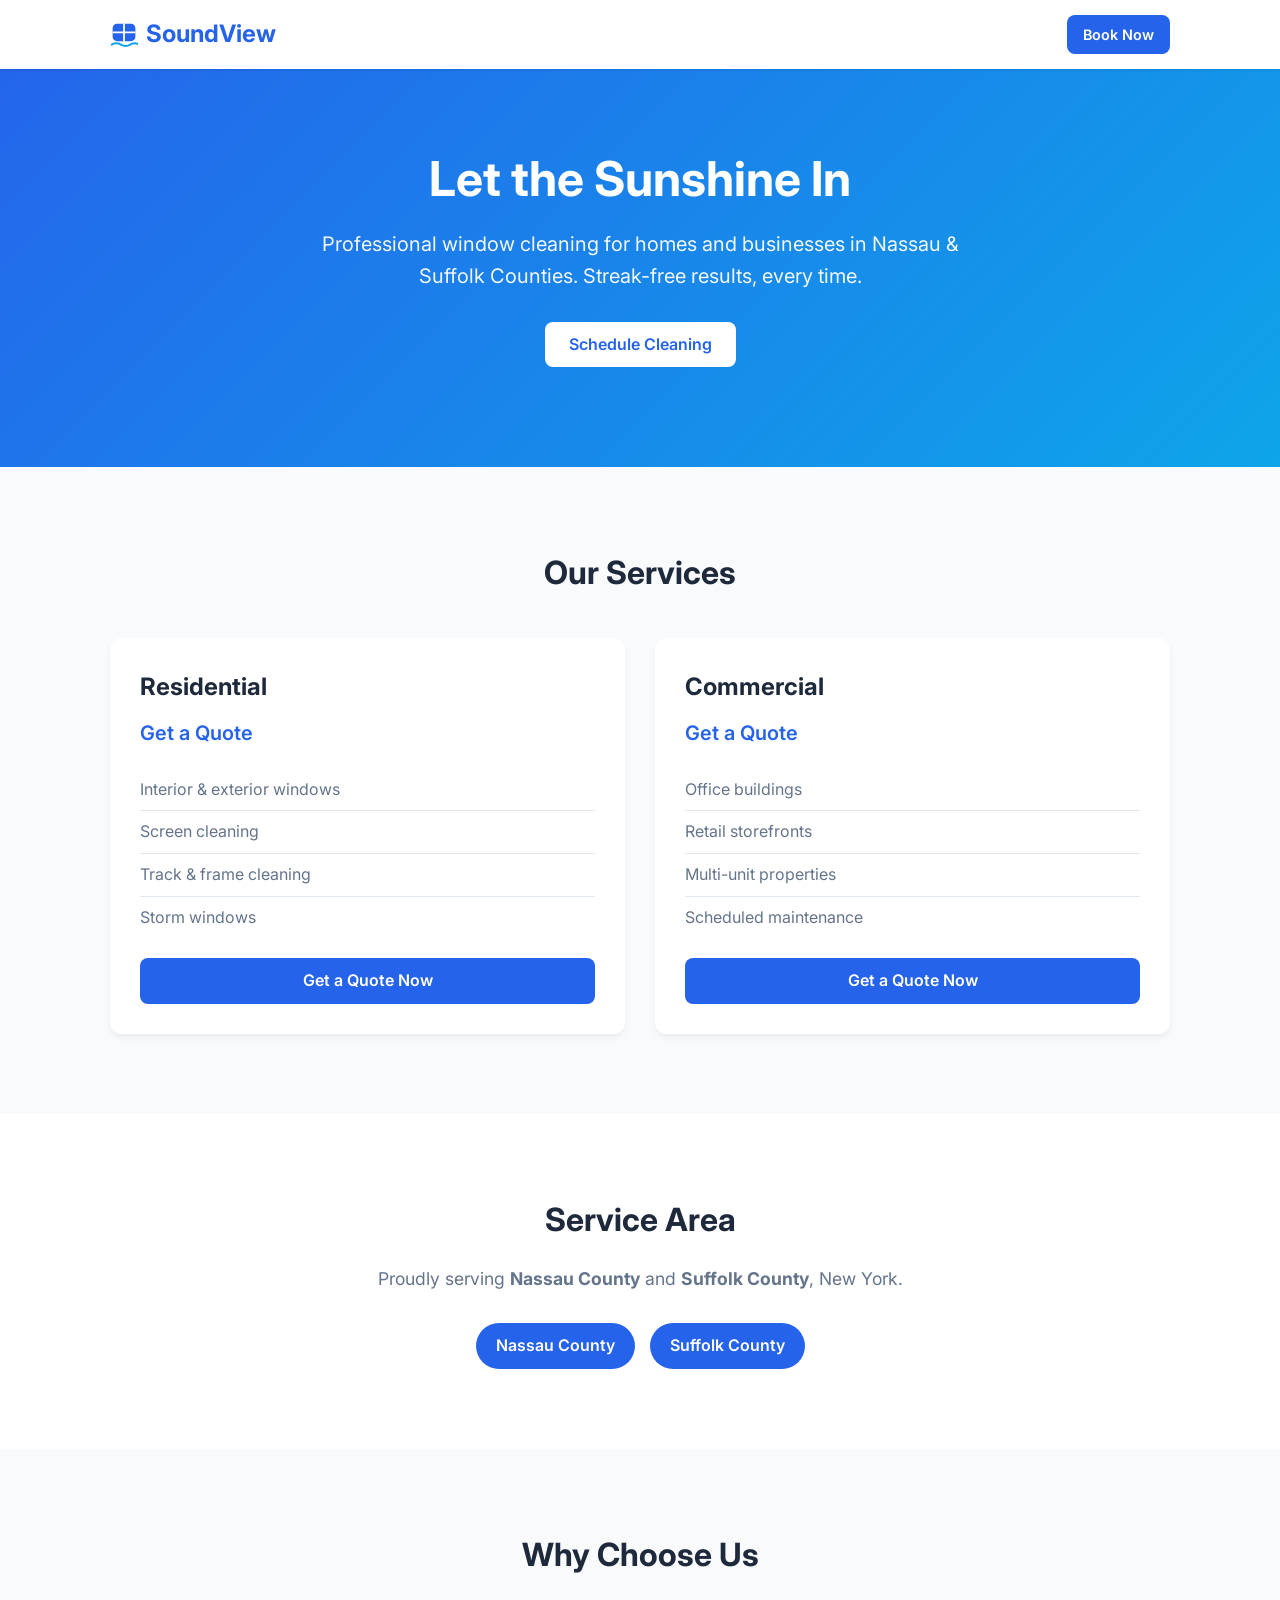
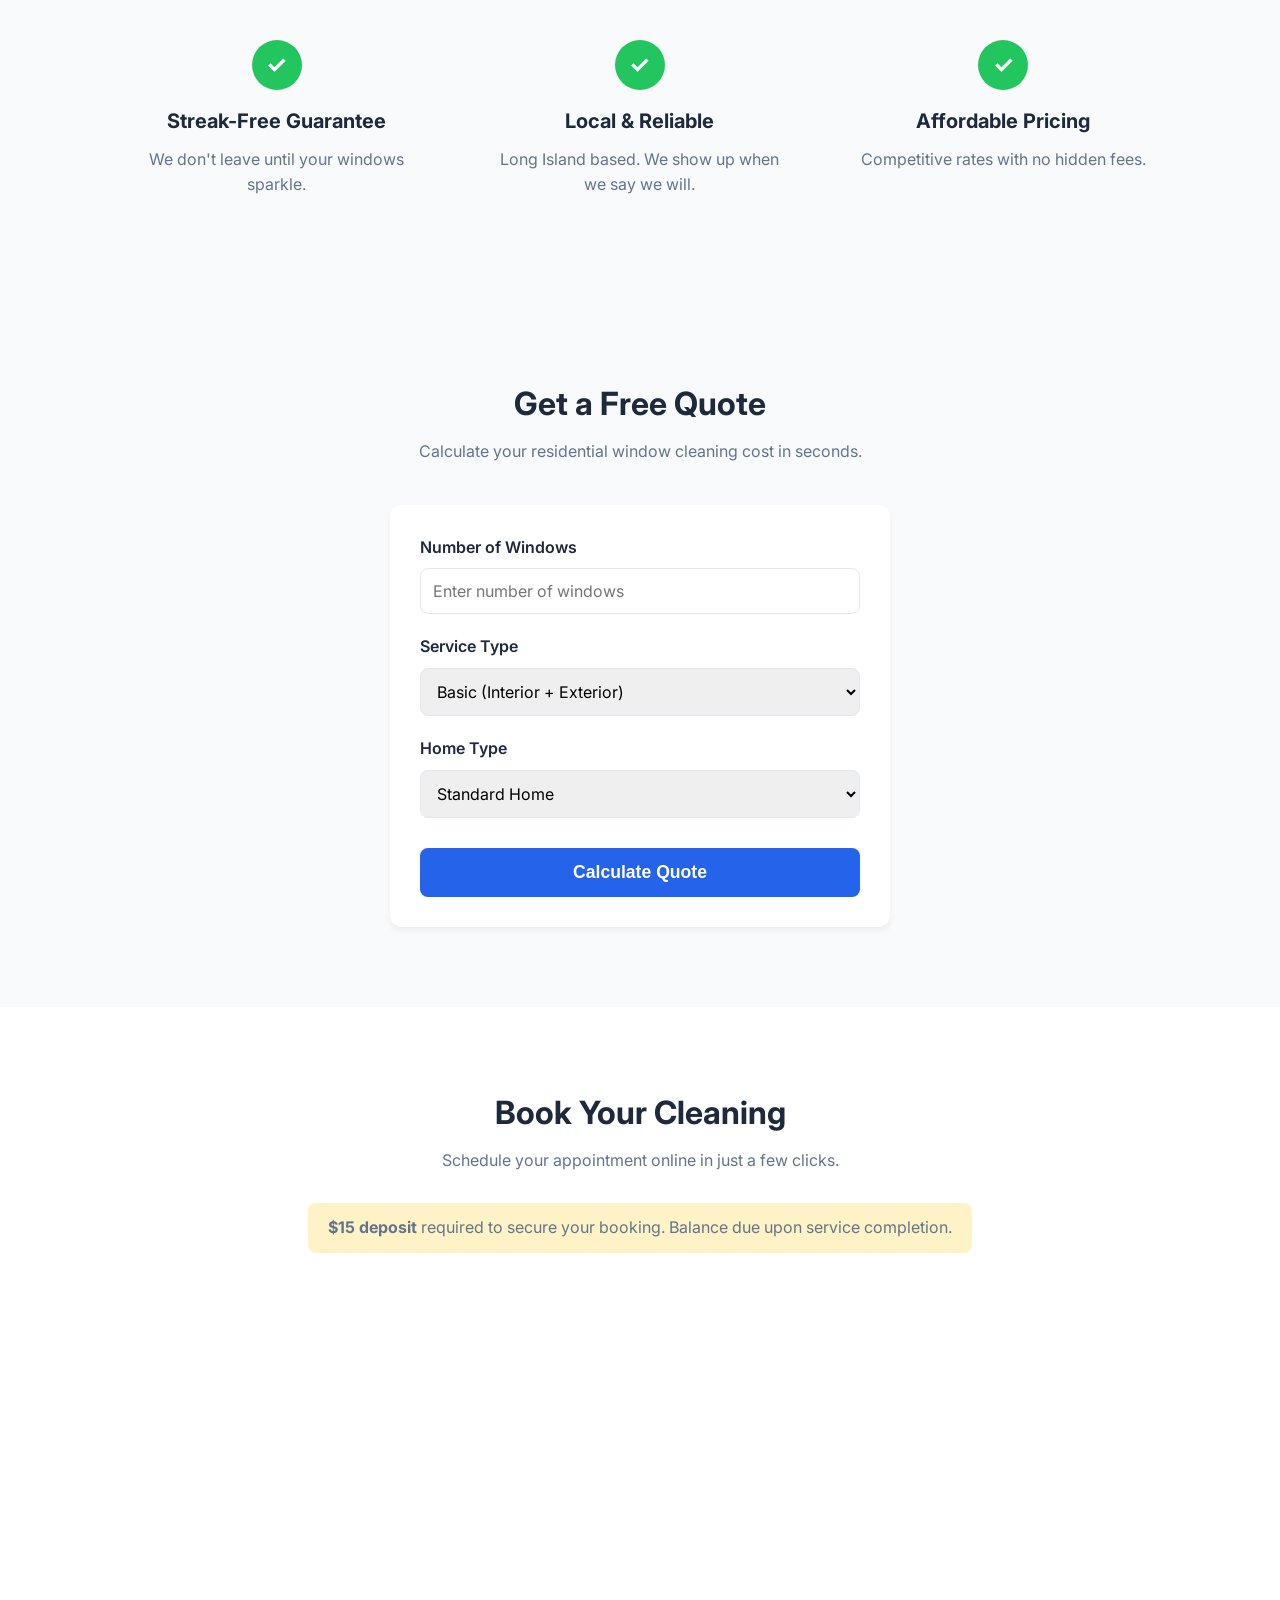
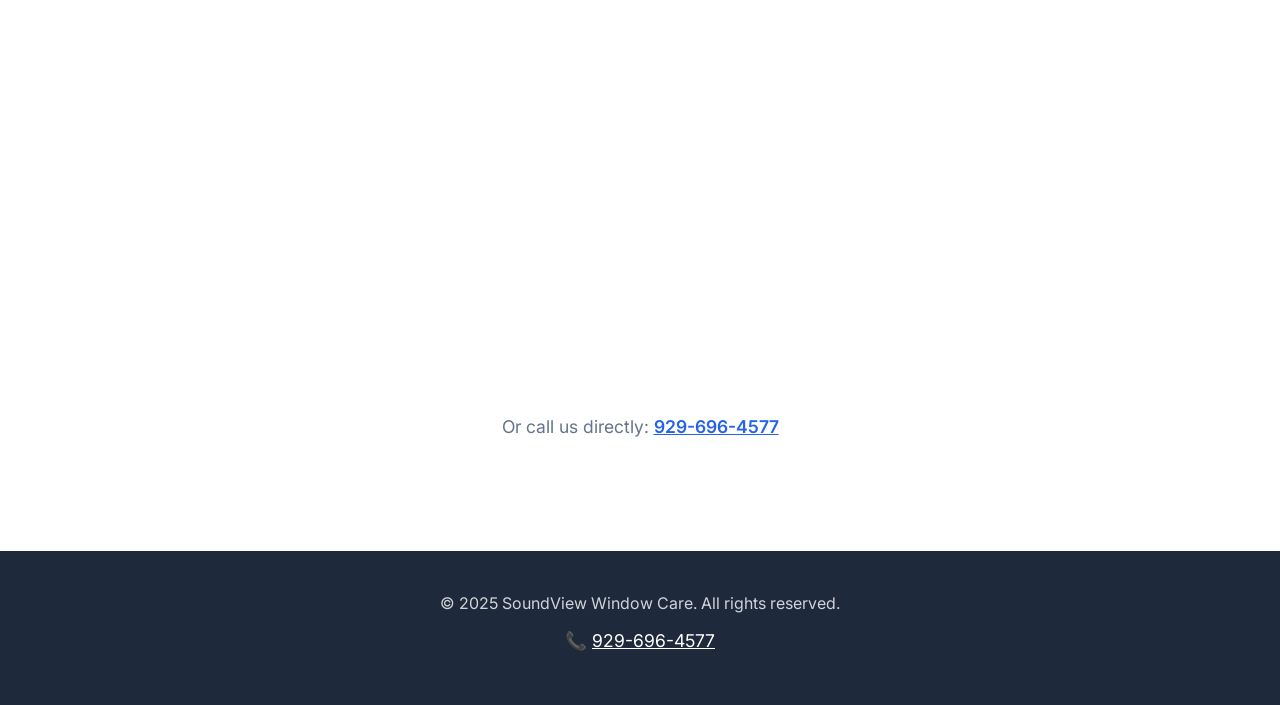
<file: index.html>
<!DOCTYPE html>
<html lang="en">
<head>
    <meta charset="UTF-8">
    <meta name="viewport" content="width=device-width, initial-scale=1.0">
    <title>SoundView Window Care | Long Island</title>
    <meta name="description" content="Professional window cleaning services in Nassau & Suffolk Counties. Crystal clear windows, streak-free results. Book online today!">
    <link rel="canonical" href="https://kaleidoscopic-starlight-68686d.netlify.app/">

    <!-- Social preview -->
    <meta property="og:type" content="website">
    <meta property="og:site_name" content="SoundView Window Care">
    <meta property="og:title" content="SoundView Window Care | Long Island Window Cleaning">
    <meta property="og:description" content="Professional window cleaning for Nassau & Suffolk Counties. Streak-free results, instant online quote, book in minutes.">
    <meta property="og:url" content="https://kaleidoscopic-starlight-68686d.netlify.app/">
    <meta name="twitter:card" content="summary">
    <meta name="twitter:title" content="SoundView Window Care | Long Island Window Cleaning">
    <meta name="twitter:description" content="Professional window cleaning for Nassau & Suffolk Counties. Streak-free results, instant online quote, book in minutes.">

    <!-- LocalBusiness structured data -->
    <script type="application/ld+json">
    {
      "@context": "https://schema.org",
      "@type": "LocalBusiness",
      "name": "SoundView Window Care",
      "url": "https://kaleidoscopic-starlight-68686d.netlify.app/",
      "telephone": "+1-929-696-4577",
      "priceRange": "$75+",
      "areaServed": [
        { "@type": "AdministrativeArea", "name": "Nassau County, NY" },
        { "@type": "AdministrativeArea", "name": "Suffolk County, NY" },
        { "@type": "City", "name": "Huntington, NY" },
        { "@type": "City", "name": "Northport, NY" },
        { "@type": "City", "name": "Oyster Bay, NY" },
        { "@type": "City", "name": "Cold Spring Harbor, NY" },
        { "@type": "City", "name": "Bayville, NY" },
        { "@type": "City", "name": "Locust Valley, NY" },
        { "@type": "City", "name": "Centerport, NY" }
      ]
    }
    </script>

    <link rel="icon" type="image/svg+xml" href="favicon.svg">
    <link rel="stylesheet" href="styles.css">
    <link rel="preconnect" href="https://fonts.googleapis.com">
    <link rel="preconnect" href="https://fonts.gstatic.com" crossorigin>
    <link href="https://fonts.googleapis.com/css2?family=Inter:wght@400;600;700&display=swap" rel="stylesheet">
</head>
<body>
    <header>
        <nav>
            <div class="logo"><svg width="28" height="28" viewBox="0 0 32 32" fill="none" xmlns="http://www.w3.org/2000/svg" aria-hidden="true"><rect x="3" y="3" width="26" height="20" rx="5" fill="#2563eb"/><rect x="15" y="3" width="2" height="20" fill="#ffffff"/><rect x="3" y="12" width="26" height="2" fill="#ffffff"/><path d="M2 27c3.5-2 7-2 10.5 0s7 2 10.5 0 7-2 10.5 0" stroke="#0ea5e9" stroke-width="2.2" stroke-linecap="round" fill="none"/></svg>SoundView</div>
            <a href="#book" class="btn btn-small">Book Now</a>
        </nav>
    </header>

    <section class="hero">
        <div class="hero-content">
            <h1>Let the Sunshine In</h1>
            <p>Professional window cleaning for homes and businesses in Nassau & Suffolk Counties. Streak-free results, every time.</p>
            <a href="#book" class="btn btn-primary">Schedule Cleaning</a>
        </div>
    </section>

    <section class="services">
        <div class="container">
            <h2>Our Services</h2>
            <div class="service-grid">
                <div class="service-card">
                    <h3>Residential</h3>
                    <p class="price">Get a Quote</p>
                    <ul>
                        <li>Interior & exterior windows</li>
                        <li>Screen cleaning</li>
                        <li>Track & frame cleaning</li>
                        <li>Storm windows</li>
                    </ul>
                    <a href="#quote" class="btn btn-primary">Get a Quote Now</a>
                </div>
                <div class="service-card">
                    <h3>Commercial</h3>
                    <p class="price">Get a Quote</p>
                    <ul>
                        <li>Office buildings</li>
                        <li>Retail storefronts</li>
                        <li>Multi-unit properties</li>
                        <li>Scheduled maintenance</li>
                    </ul>
                    <a href="#quote" class="btn btn-primary">Get a Quote Now</a>
                </div>
            </div>
        </div>
    </section>

    <section class="areas">
        <div class="container">
            <h2>Service Area</h2>
            <p class="area-text">Proudly serving <strong>Nassau County</strong> and <strong>Suffolk County</strong>, New York.</p>
            <div class="areas-list">
                <span>Nassau County</span>
                <span>Suffolk County</span>
            </div>
        </div>
    </section>

    <section class="why-us">
        <div class="container">
            <h2>Why Choose Us</h2>
            <div class="features">
                <div class="feature">
                    <div class="feature-icon">✓</div>
                    <h3>Streak-Free Guarantee</h3>
                    <p>We don't leave until your windows sparkle.</p>
                </div>
                <div class="feature">
                    <div class="feature-icon">✓</div>
                    <h3>Local & Reliable</h3>
                    <p>Long Island based. We show up when we say we will.</p>
                </div>
                <div class="feature">
                    <div class="feature-icon">✓</div>
                    <h3>Affordable Pricing</h3>
                    <p>Competitive rates with no hidden fees.</p>
                </div>
            </div>
        </div>
    </section>

    <section id="quote" class="quote">
        <div class="container">
            <h2>Get a Free Quote</h2>
            <p>Calculate your residential window cleaning cost in seconds.</p>
            
            <div class="quote-form">
                <div class="form-group">
                    <label for="windowCount">Number of Windows</label>
                    <input type="number" id="windowCount" min="1" placeholder="Enter number of windows">
                </div>
                
                <div class="form-group">
                    <label for="serviceType">Service Type</label>
                    <select id="serviceType">
                        <option value="basic">Basic (Interior + Exterior)</option>
                        <option value="screens">Basic + Screen Cleaning</option>
                        <option value="full">Full Service (Windows + Screens + Tracks + Frames)</option>
                    </select>
                </div>
                
                <div class="form-group">
                    <label for="homeType">Home Type</label>
                    <select id="homeType">
                        <option value="standard">Standard Home</option>
                        <option value="colonial">Colonial (2+ floors)</option>
                        <option value="apartment">Apartment/Condo</option>
                    </select>
                </div>
                
                <button type="button" class="btn btn-primary" onclick="calculateQuote()">Calculate Quote</button>
                
                <div id="quoteResult" class="quote-result" style="display: none;">
                    <h3>Your Estimated Price: <span id="quotePrice">$0</span></h3>
                    <p>This is an estimate. Final price may vary based on condition.</p>
                    <a href="#book" class="btn btn-primary">Book Now</a>
                </div>
            </div>
        </div>
    </section>

    <section id="book" class="booking">
        <div class="container">
            <h2>Book Your Cleaning</h2>
            <p>Schedule your appointment online in just a few clicks.</p>
            <p class="booking-note"><strong>$15 deposit</strong> required to secure your booking. Balance due upon service completion.</p>
            <div class="calendly-embed">
                <!-- Calendly inline widget begin -->
                <div class="calendly-inline-widget" data-url="https://calendly.com/jonclaudferreira/window-cleaning-clone" style="min-width:320px;height:700px;"></div>
                <script type="text/javascript" src="https://assets.calendly.com/assets/external/widget.js" async></script>
                <!-- Calendly inline widget end -->
            </div>
            <p class="alt-booking">Or call us directly: <a href="tel:9296964577">929-696-4577</a></p>
        </div>
    </section>

    <footer>
        <div class="container">
            <p>&copy; 2025 SoundView Window Care. All rights reserved.</p>
            <p class="contact">📞 <a href="tel:9296964577">929-696-4577</a></p>
        </div>
    </footer>

    <script>
        function calculateQuote() {
            const windows = parseInt(document.getElementById('windowCount').value) || 0;
            const serviceType = document.getElementById('serviceType').value;
            const homeType = document.getElementById('homeType').value;
            
            if (windows < 1) {
                alert('Please enter the number of windows');
                return;
            }
            
            // Base price per window
            let pricePerWindow = 10;
            
            // Service type adjustments
            if (serviceType === 'screens') {
                pricePerWindow += 3;
            } else if (serviceType === 'full') {
                pricePerWindow += 6;
            }
            
            // Home type adjustments
            if (homeType === 'colonial') {
                pricePerWindow += 2;
            } else if (homeType === 'apartment') {
                pricePerWindow -= 2;
            }
            
            // Calculate total
            let total = windows * pricePerWindow;
            
            // Apply minimum
            if (total < 75) {
                total = 75;
            }
            
            // Bulk discount
            if (windows >= 20) {
                total = total * 0.9; // 10% off
            }
            
            document.getElementById('quotePrice').textContent = '$' + total.toFixed(0);
            document.getElementById('quoteResult').style.display = 'block';
        }
    </script>
</body>
</html>
</file>
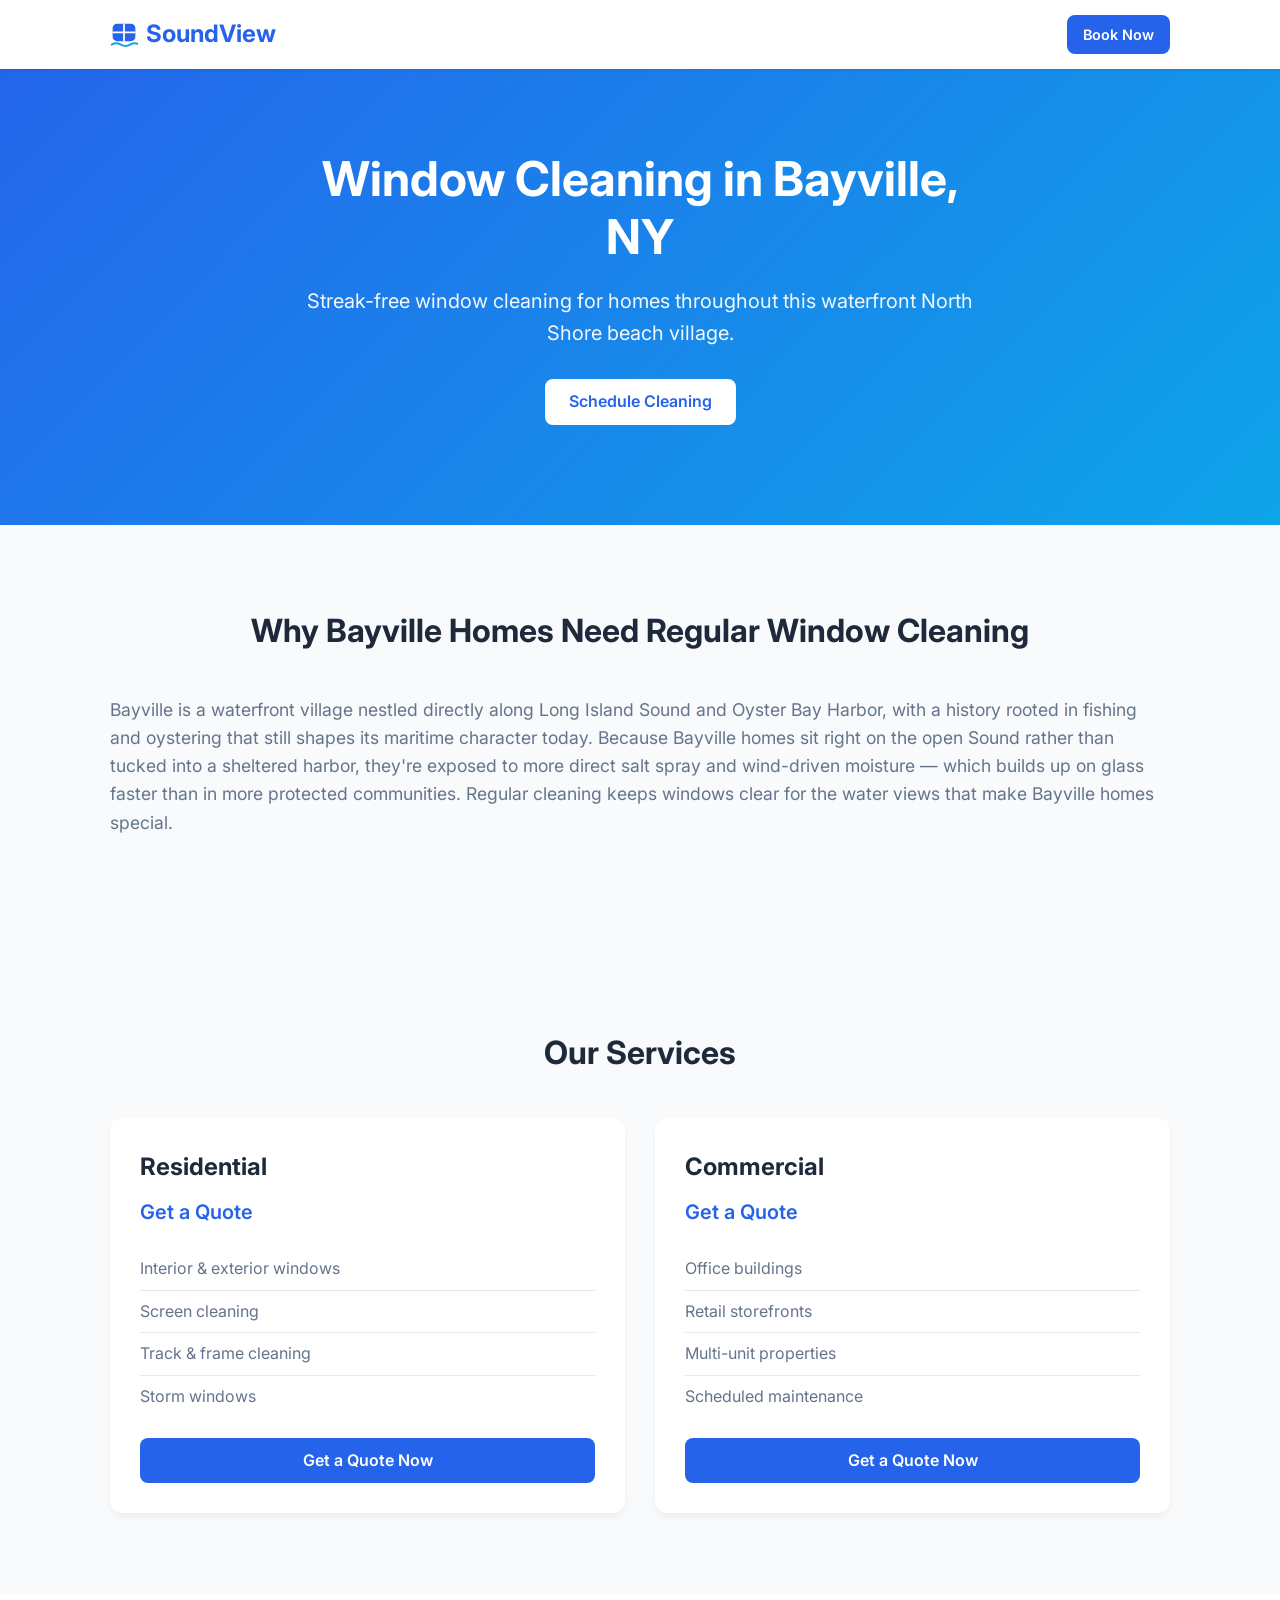
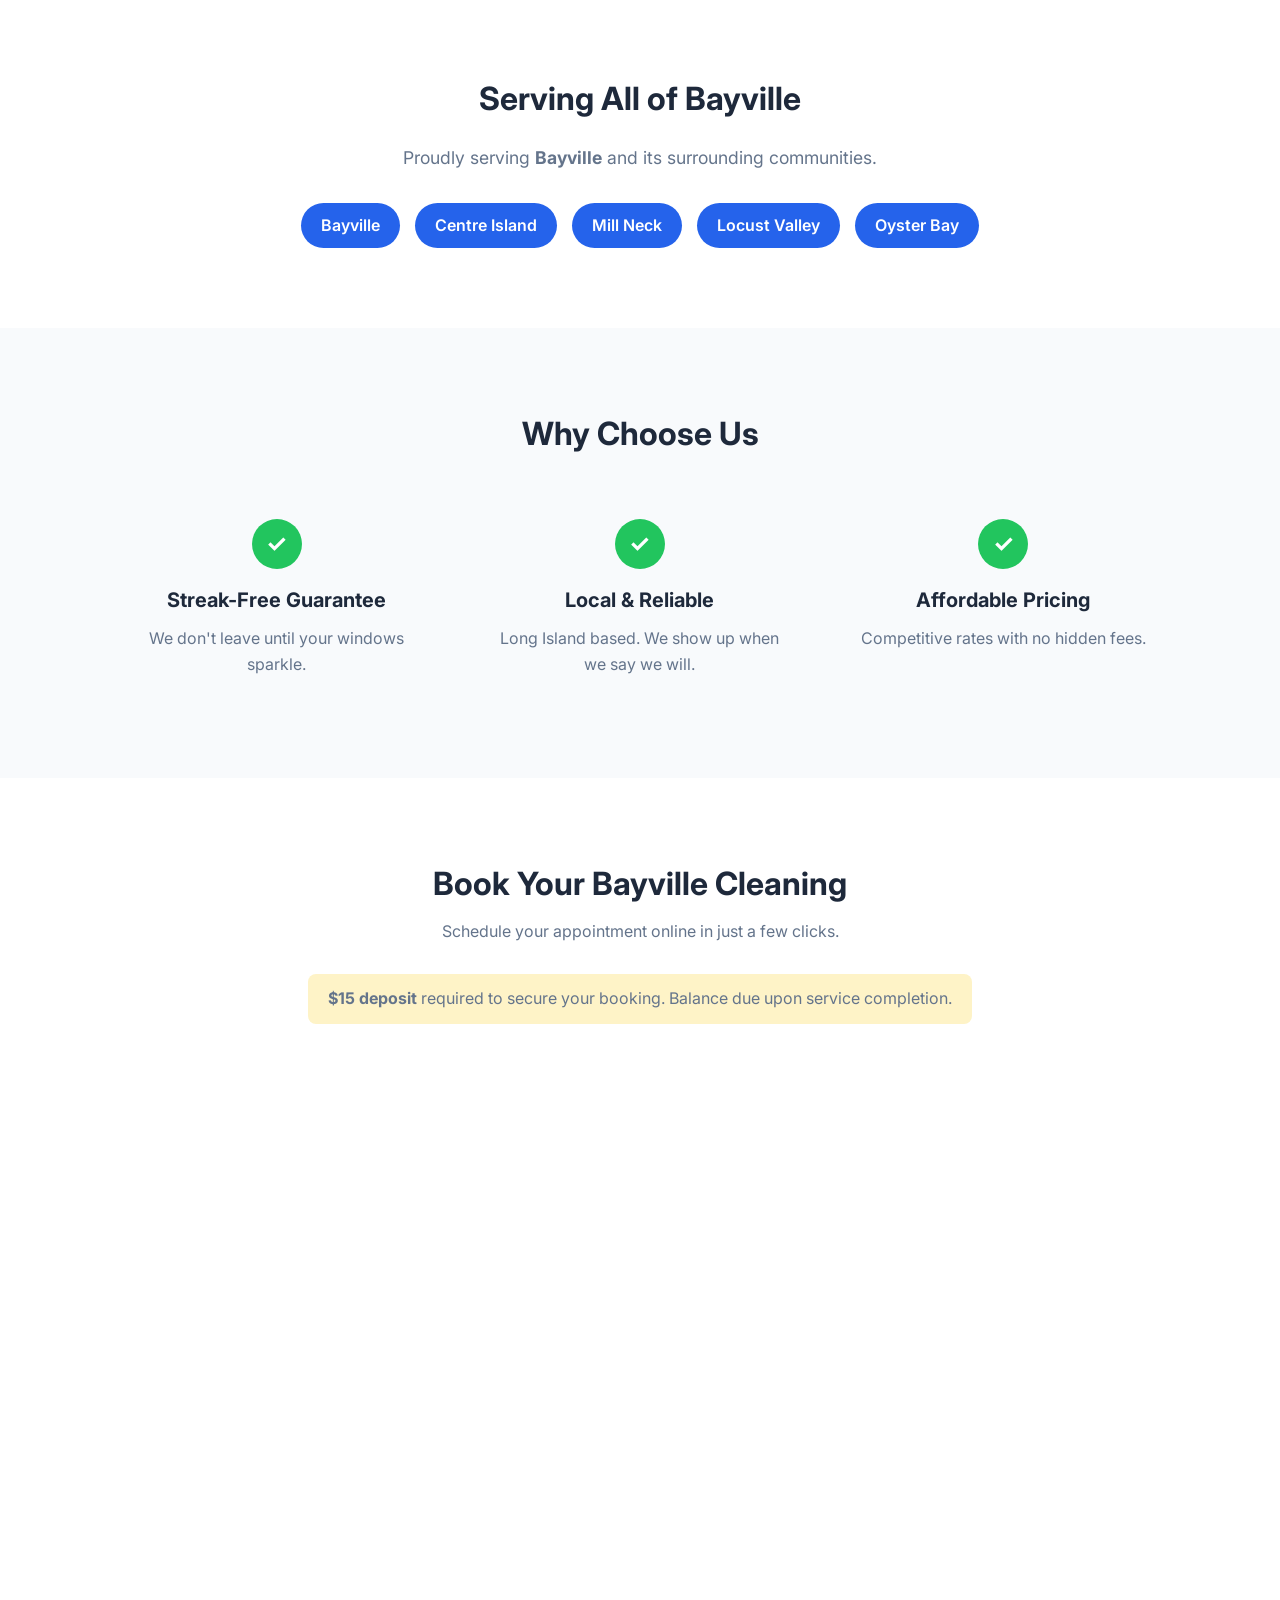
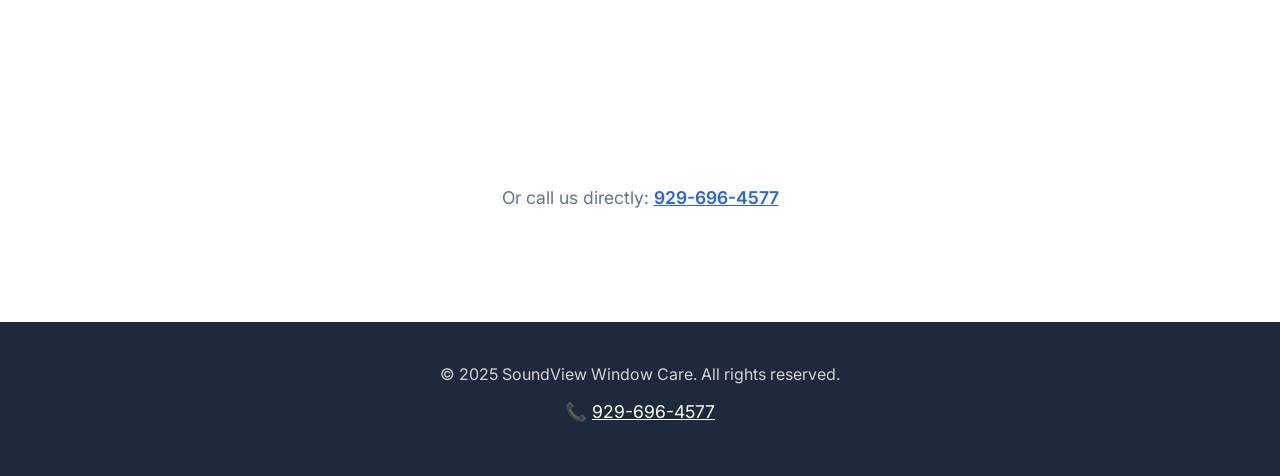
<file: bayville-window-cleaning.html>
<!DOCTYPE html>
<html lang="en">
<head>
    <meta charset="UTF-8">
    <meta name="viewport" content="width=device-width, initial-scale=1.0">
    <title>Window Cleaning in Bayville, NY | SoundView Window Care</title>
    <meta name="description" content="Professional window cleaning for Bayville, NY homes. Streak-free results for this waterfront North Shore beach village. Book online today!">
    <link rel="icon" type="image/svg+xml" href="favicon.svg">
    <link rel="stylesheet" href="styles.css">
    <link rel="preconnect" href="https://fonts.googleapis.com">
    <link rel="preconnect" href="https://fonts.gstatic.com" crossorigin>
    <link href="https://fonts.googleapis.com/css2?family=Inter:wght@400;600;700&display=swap" rel="stylesheet">
</head>
<body>
    <header>
        <nav>
            <div class="logo"><svg width="28" height="28" viewBox="0 0 32 32" fill="none" xmlns="http://www.w3.org/2000/svg" aria-hidden="true"><rect x="3" y="3" width="26" height="20" rx="5" fill="#2563eb"/><rect x="15" y="3" width="2" height="20" fill="#ffffff"/><rect x="3" y="12" width="26" height="2" fill="#ffffff"/><path d="M2 27c3.5-2 7-2 10.5 0s7 2 10.5 0 7-2 10.5 0" stroke="#0ea5e9" stroke-width="2.2" stroke-linecap="round" fill="none"/></svg>SoundView</div>
            <a href="#book" class="btn btn-small">Book Now</a>
        </nav>
    </header>

    <section class="hero">
        <div class="hero-content">
            <h1>Window Cleaning in Bayville, NY</h1>
            <p>Streak-free window cleaning for homes throughout this waterfront North Shore beach village.</p>
            <a href="#book" class="btn btn-primary">Schedule Cleaning</a>
        </div>
    </section>

    <section class="services">
        <div class="container">
            <h2>Why Bayville Homes Need Regular Window Cleaning</h2>
            <p class="area-text">Bayville is a waterfront village nestled directly along Long Island Sound and Oyster Bay Harbor, with a history rooted in fishing and oystering that still shapes its maritime character today. Because Bayville homes sit right on the open Sound rather than tucked into a sheltered harbor, they're exposed to more direct salt spray and wind-driven moisture — which builds up on glass faster than in more protected communities. Regular cleaning keeps windows clear for the water views that make Bayville homes special.</p>
        </div>
    </section>

    <section class="services">
        <div class="container">
            <h2>Our Services</h2>
            <div class="service-grid">
                <div class="service-card">
                    <h3>Residential</h3>
                    <p class="price">Get a Quote</p>
                    <ul>
                        <li>Interior & exterior windows</li>
                        <li>Screen cleaning</li>
                        <li>Track & frame cleaning</li>
                        <li>Storm windows</li>
                    </ul>
                    <a href="index.html#quote" class="btn btn-primary">Get a Quote Now</a>
                </div>
                <div class="service-card">
                    <h3>Commercial</h3>
                    <p class="price">Get a Quote</p>
                    <ul>
                        <li>Office buildings</li>
                        <li>Retail storefronts</li>
                        <li>Multi-unit properties</li>
                        <li>Scheduled maintenance</li>
                    </ul>
                    <a href="index.html#quote" class="btn btn-primary">Get a Quote Now</a>
                </div>
            </div>
        </div>
    </section>

    <section class="areas">
        <div class="container">
            <h2>Serving All of Bayville</h2>
            <p class="area-text">Proudly serving <strong>Bayville</strong> and its surrounding communities.</p>
            <div class="areas-list">
                <span>Bayville</span>
                <span>Centre Island</span>
                <span>Mill Neck</span>
                <span>Locust Valley</span>
                <span>Oyster Bay</span>
            </div>
        </div>
    </section>

    <section class="why-us">
        <div class="container">
            <h2>Why Choose Us</h2>
            <div class="features">
                <div class="feature">
                    <div class="feature-icon">✓</div>
                    <h3>Streak-Free Guarantee</h3>
                    <p>We don't leave until your windows sparkle.</p>
                </div>
                <div class="feature">
                    <div class="feature-icon">✓</div>
                    <h3>Local & Reliable</h3>
                    <p>Long Island based. We show up when we say we will.</p>
                </div>
                <div class="feature">
                    <div class="feature-icon">✓</div>
                    <h3>Affordable Pricing</h3>
                    <p>Competitive rates with no hidden fees.</p>
                </div>
            </div>
        </div>
    </section>

    <section id="book" class="booking">
        <div class="container">
            <h2>Book Your Bayville Cleaning</h2>
            <p>Schedule your appointment online in just a few clicks.</p>
            <p class="booking-note"><strong>$15 deposit</strong> required to secure your booking. Balance due upon service completion.</p>
            <div class="calendly-embed">
                <!-- Calendly inline widget begin -->
                <div class="calendly-inline-widget" data-url="https://calendly.com/jonclaudferreira/window-cleaning-clone" style="min-width:320px;height:700px;"></div>
                <script type="text/javascript" src="https://assets.calendly.com/assets/external/widget.js" async></script>
                <!-- Calendly inline widget end -->
            </div>
            <p class="alt-booking">Or call us directly: <a href="tel:9296964577">929-696-4577</a></p>
        </div>
    </section>

    <footer>
        <div class="container">
            <p>&copy; 2025 SoundView Window Care. All rights reserved.</p>
            <p class="contact">📞 <a href="tel:9296964577">929-696-4577</a></p>
        </div>
    </footer>
</body>
</html>
</file>
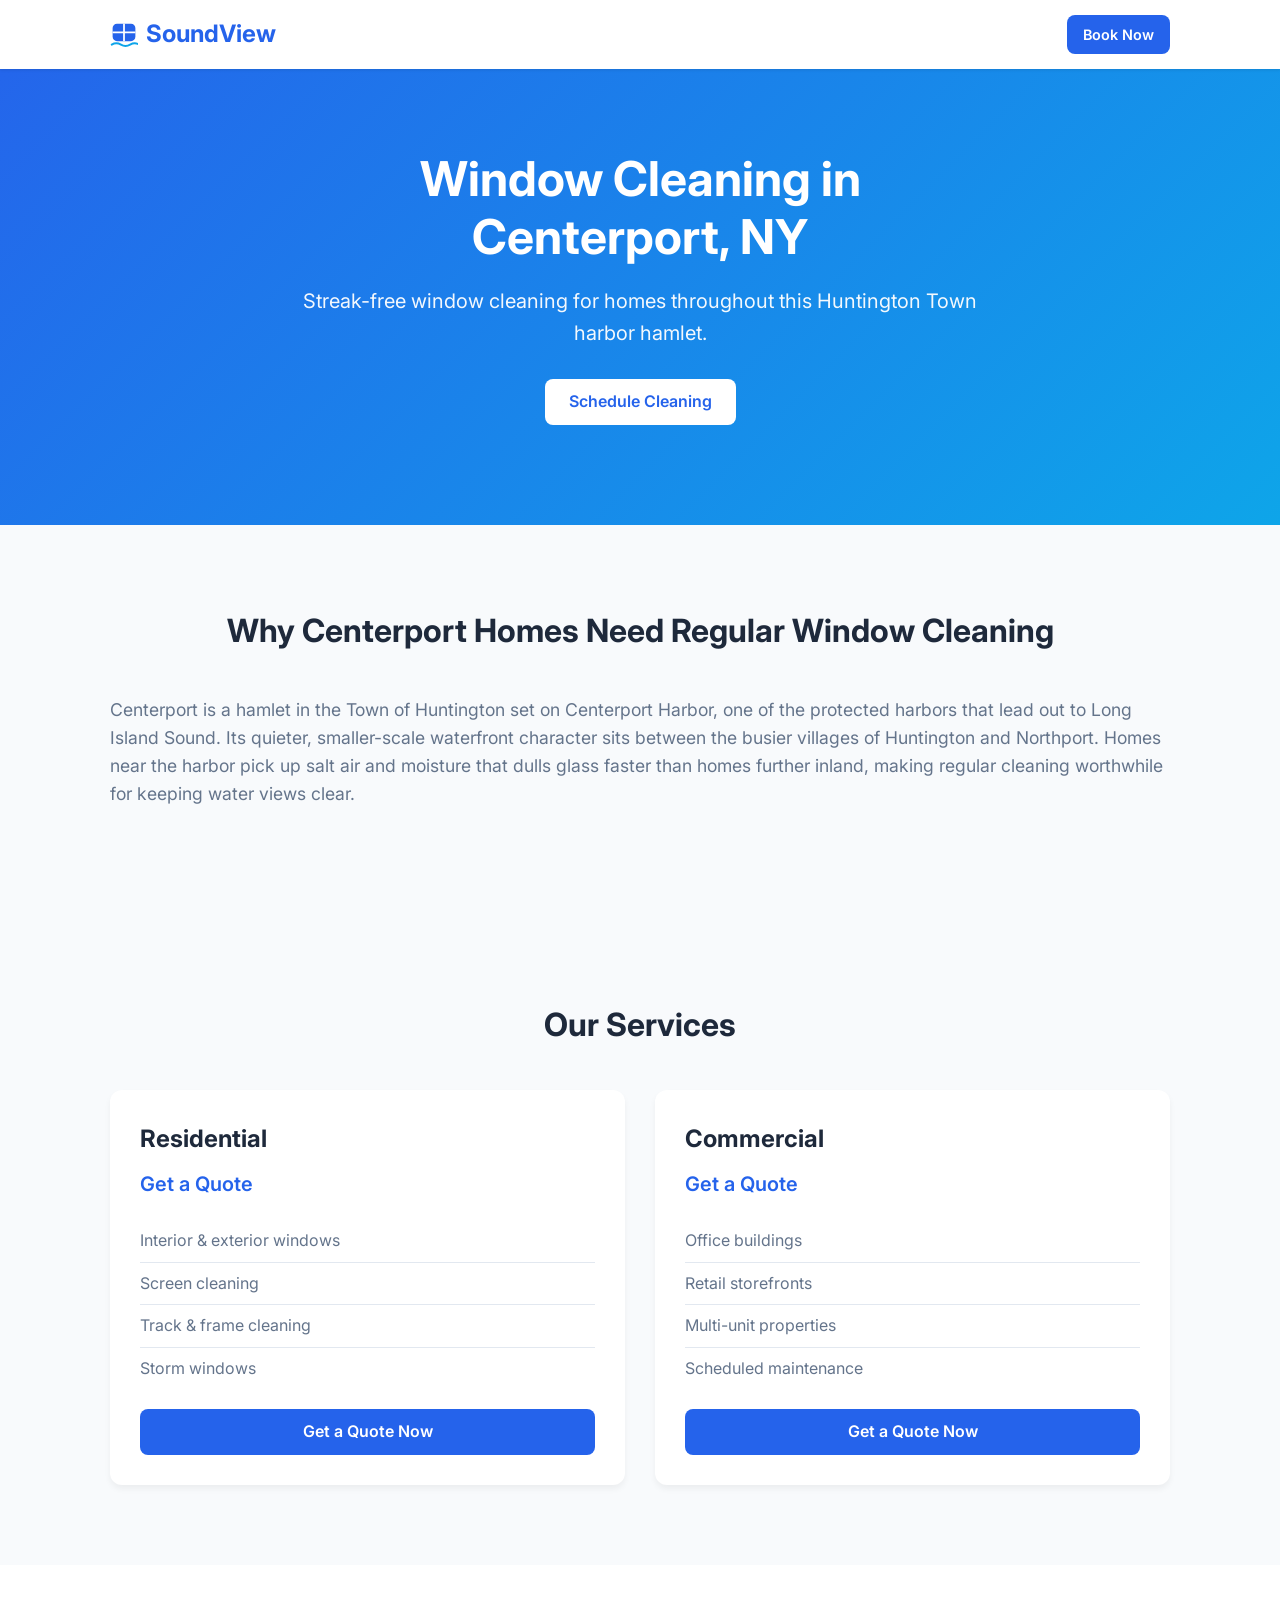
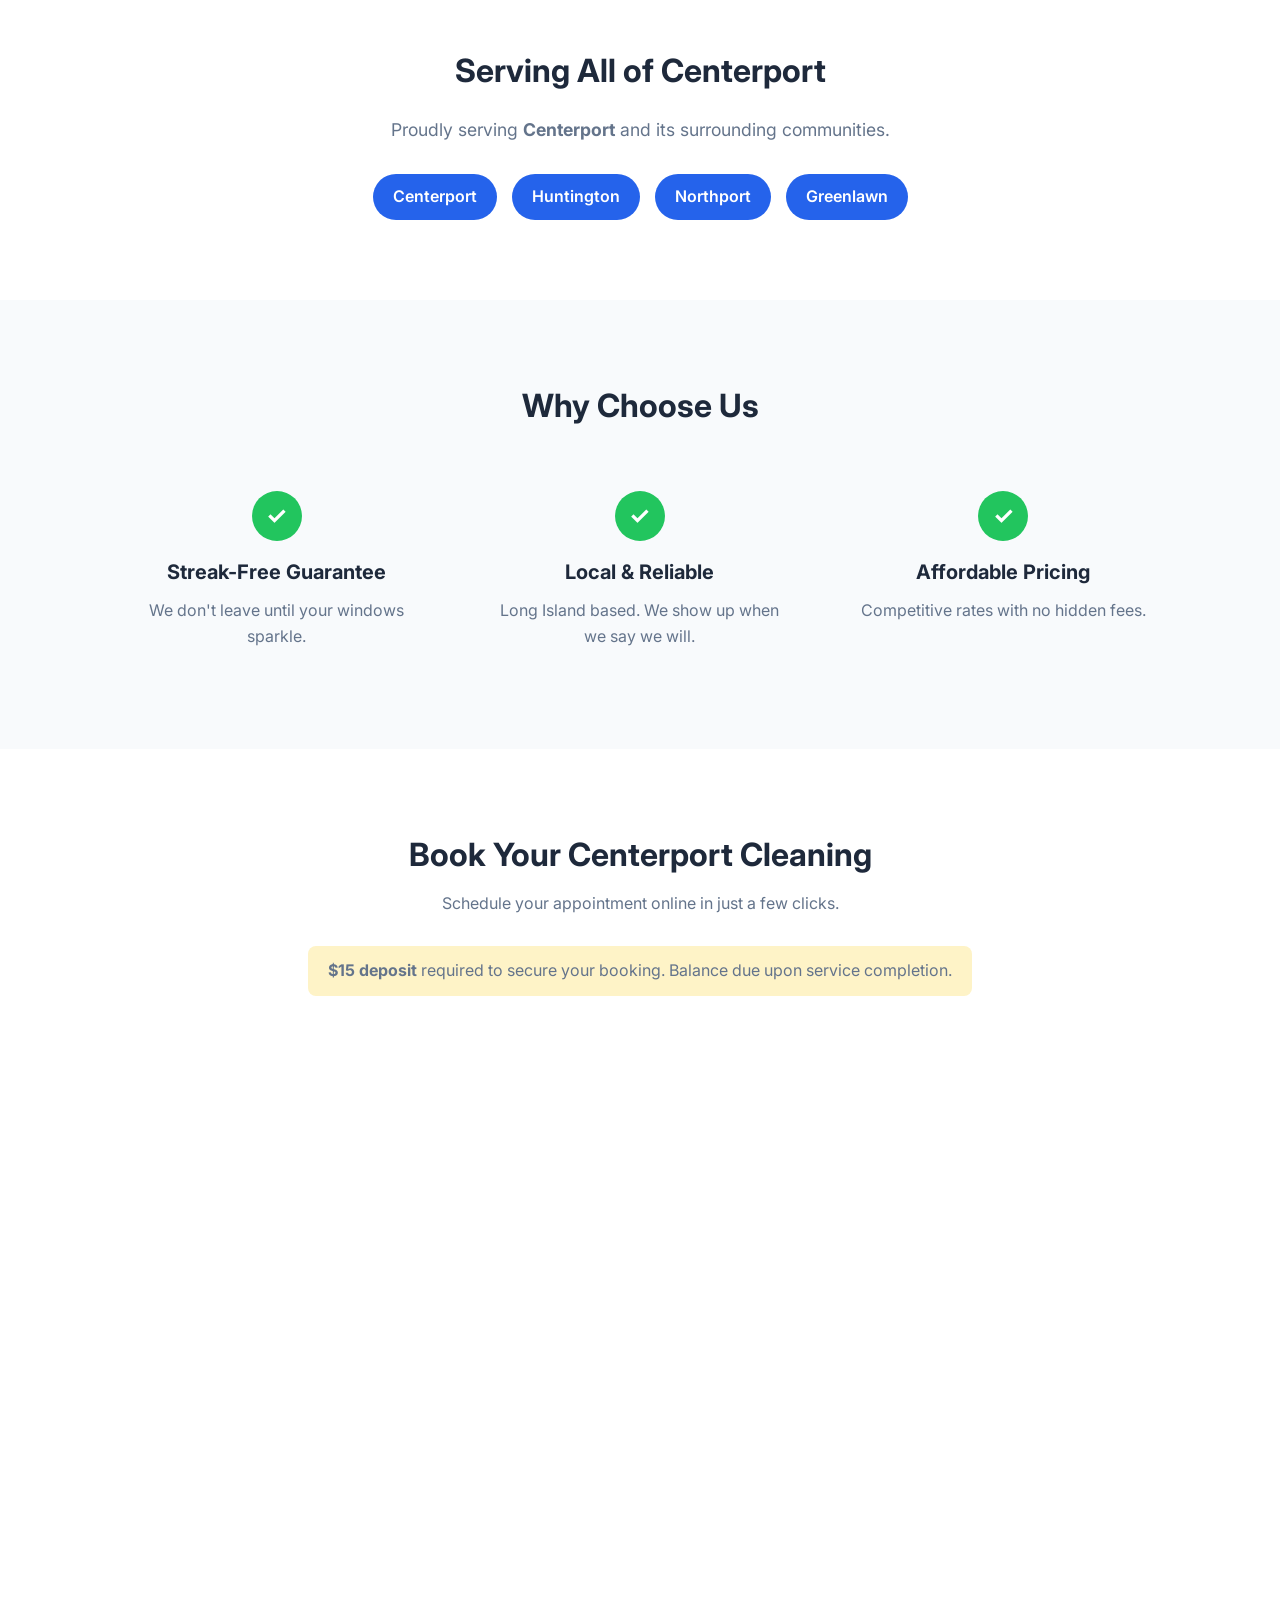
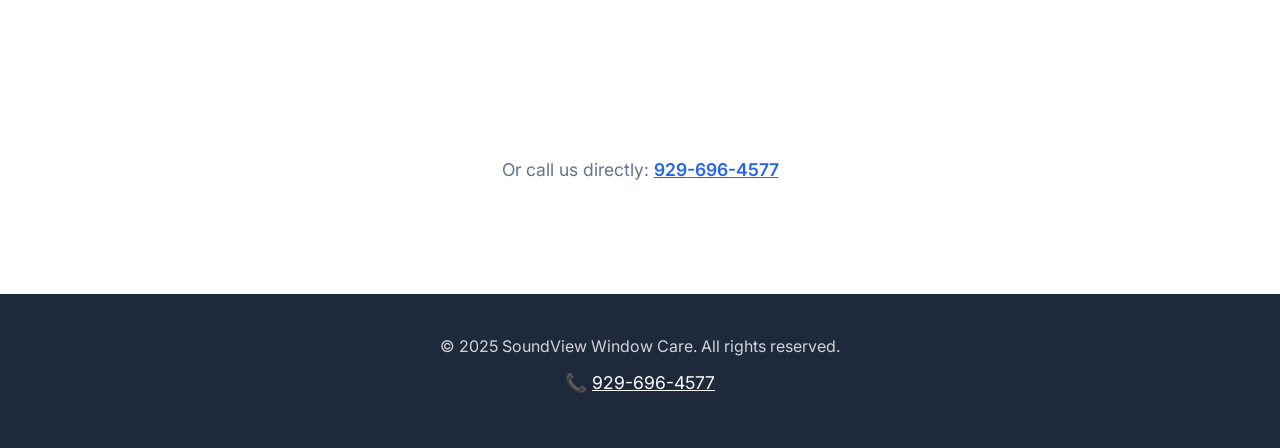
<file: centerport-window-cleaning.html>
<!DOCTYPE html>
<html lang="en">
<head>
    <meta charset="UTF-8">
    <meta name="viewport" content="width=device-width, initial-scale=1.0">
    <title>Window Cleaning in Centerport, NY | SoundView Window Care</title>
    <meta name="description" content="Professional window cleaning for Centerport, NY homes. Streak-free results for this harborfront hamlet. Book online today!">
    <link rel="icon" type="image/svg+xml" href="favicon.svg">
    <link rel="stylesheet" href="styles.css">
    <link rel="preconnect" href="https://fonts.googleapis.com">
    <link rel="preconnect" href="https://fonts.gstatic.com" crossorigin>
    <link href="https://fonts.googleapis.com/css2?family=Inter:wght@400;600;700&display=swap" rel="stylesheet">
</head>
<body>
    <header>
        <nav>
            <div class="logo"><svg width="28" height="28" viewBox="0 0 32 32" fill="none" xmlns="http://www.w3.org/2000/svg" aria-hidden="true"><rect x="3" y="3" width="26" height="20" rx="5" fill="#2563eb"/><rect x="15" y="3" width="2" height="20" fill="#ffffff"/><rect x="3" y="12" width="26" height="2" fill="#ffffff"/><path d="M2 27c3.5-2 7-2 10.5 0s7 2 10.5 0 7-2 10.5 0" stroke="#0ea5e9" stroke-width="2.2" stroke-linecap="round" fill="none"/></svg>SoundView</div>
            <a href="#book" class="btn btn-small">Book Now</a>
        </nav>
    </header>

    <section class="hero">
        <div class="hero-content">
            <h1>Window Cleaning in Centerport, NY</h1>
            <p>Streak-free window cleaning for homes throughout this Huntington Town harbor hamlet.</p>
            <a href="#book" class="btn btn-primary">Schedule Cleaning</a>
        </div>
    </section>

    <section class="services">
        <div class="container">
            <h2>Why Centerport Homes Need Regular Window Cleaning</h2>
            <p class="area-text">Centerport is a hamlet in the Town of Huntington set on Centerport Harbor, one of the protected harbors that lead out to Long Island Sound. Its quieter, smaller-scale waterfront character sits between the busier villages of Huntington and Northport. Homes near the harbor pick up salt air and moisture that dulls glass faster than homes further inland, making regular cleaning worthwhile for keeping water views clear.</p>
        </div>
    </section>

    <section class="services">
        <div class="container">
            <h2>Our Services</h2>
            <div class="service-grid">
                <div class="service-card">
                    <h3>Residential</h3>
                    <p class="price">Get a Quote</p>
                    <ul>
                        <li>Interior & exterior windows</li>
                        <li>Screen cleaning</li>
                        <li>Track & frame cleaning</li>
                        <li>Storm windows</li>
                    </ul>
                    <a href="index.html#quote" class="btn btn-primary">Get a Quote Now</a>
                </div>
                <div class="service-card">
                    <h3>Commercial</h3>
                    <p class="price">Get a Quote</p>
                    <ul>
                        <li>Office buildings</li>
                        <li>Retail storefronts</li>
                        <li>Multi-unit properties</li>
                        <li>Scheduled maintenance</li>
                    </ul>
                    <a href="index.html#quote" class="btn btn-primary">Get a Quote Now</a>
                </div>
            </div>
        </div>
    </section>

    <section class="areas">
        <div class="container">
            <h2>Serving All of Centerport</h2>
            <p class="area-text">Proudly serving <strong>Centerport</strong> and its surrounding communities.</p>
            <div class="areas-list">
                <span>Centerport</span>
                <span>Huntington</span>
                <span>Northport</span>
                <span>Greenlawn</span>
            </div>
        </div>
    </section>

    <section class="why-us">
        <div class="container">
            <h2>Why Choose Us</h2>
            <div class="features">
                <div class="feature">
                    <div class="feature-icon">✓</div>
                    <h3>Streak-Free Guarantee</h3>
                    <p>We don't leave until your windows sparkle.</p>
                </div>
                <div class="feature">
                    <div class="feature-icon">✓</div>
                    <h3>Local & Reliable</h3>
                    <p>Long Island based. We show up when we say we will.</p>
                </div>
                <div class="feature">
                    <div class="feature-icon">✓</div>
                    <h3>Affordable Pricing</h3>
                    <p>Competitive rates with no hidden fees.</p>
                </div>
            </div>
        </div>
    </section>

    <section id="book" class="booking">
        <div class="container">
            <h2>Book Your Centerport Cleaning</h2>
            <p>Schedule your appointment online in just a few clicks.</p>
            <p class="booking-note"><strong>$15 deposit</strong> required to secure your booking. Balance due upon service completion.</p>
            <div class="calendly-embed">
                <!-- Calendly inline widget begin -->
                <div class="calendly-inline-widget" data-url="https://calendly.com/jonclaudferreira/window-cleaning-clone" style="min-width:320px;height:700px;"></div>
                <script type="text/javascript" src="https://assets.calendly.com/assets/external/widget.js" async></script>
                <!-- Calendly inline widget end -->
            </div>
            <p class="alt-booking">Or call us directly: <a href="tel:9296964577">929-696-4577</a></p>
        </div>
    </section>

    <footer>
        <div class="container">
            <p>&copy; 2025 SoundView Window Care. All rights reserved.</p>
            <p class="contact">📞 <a href="tel:9296964577">929-696-4577</a></p>
        </div>
    </footer>
</body>
</html>
</file>
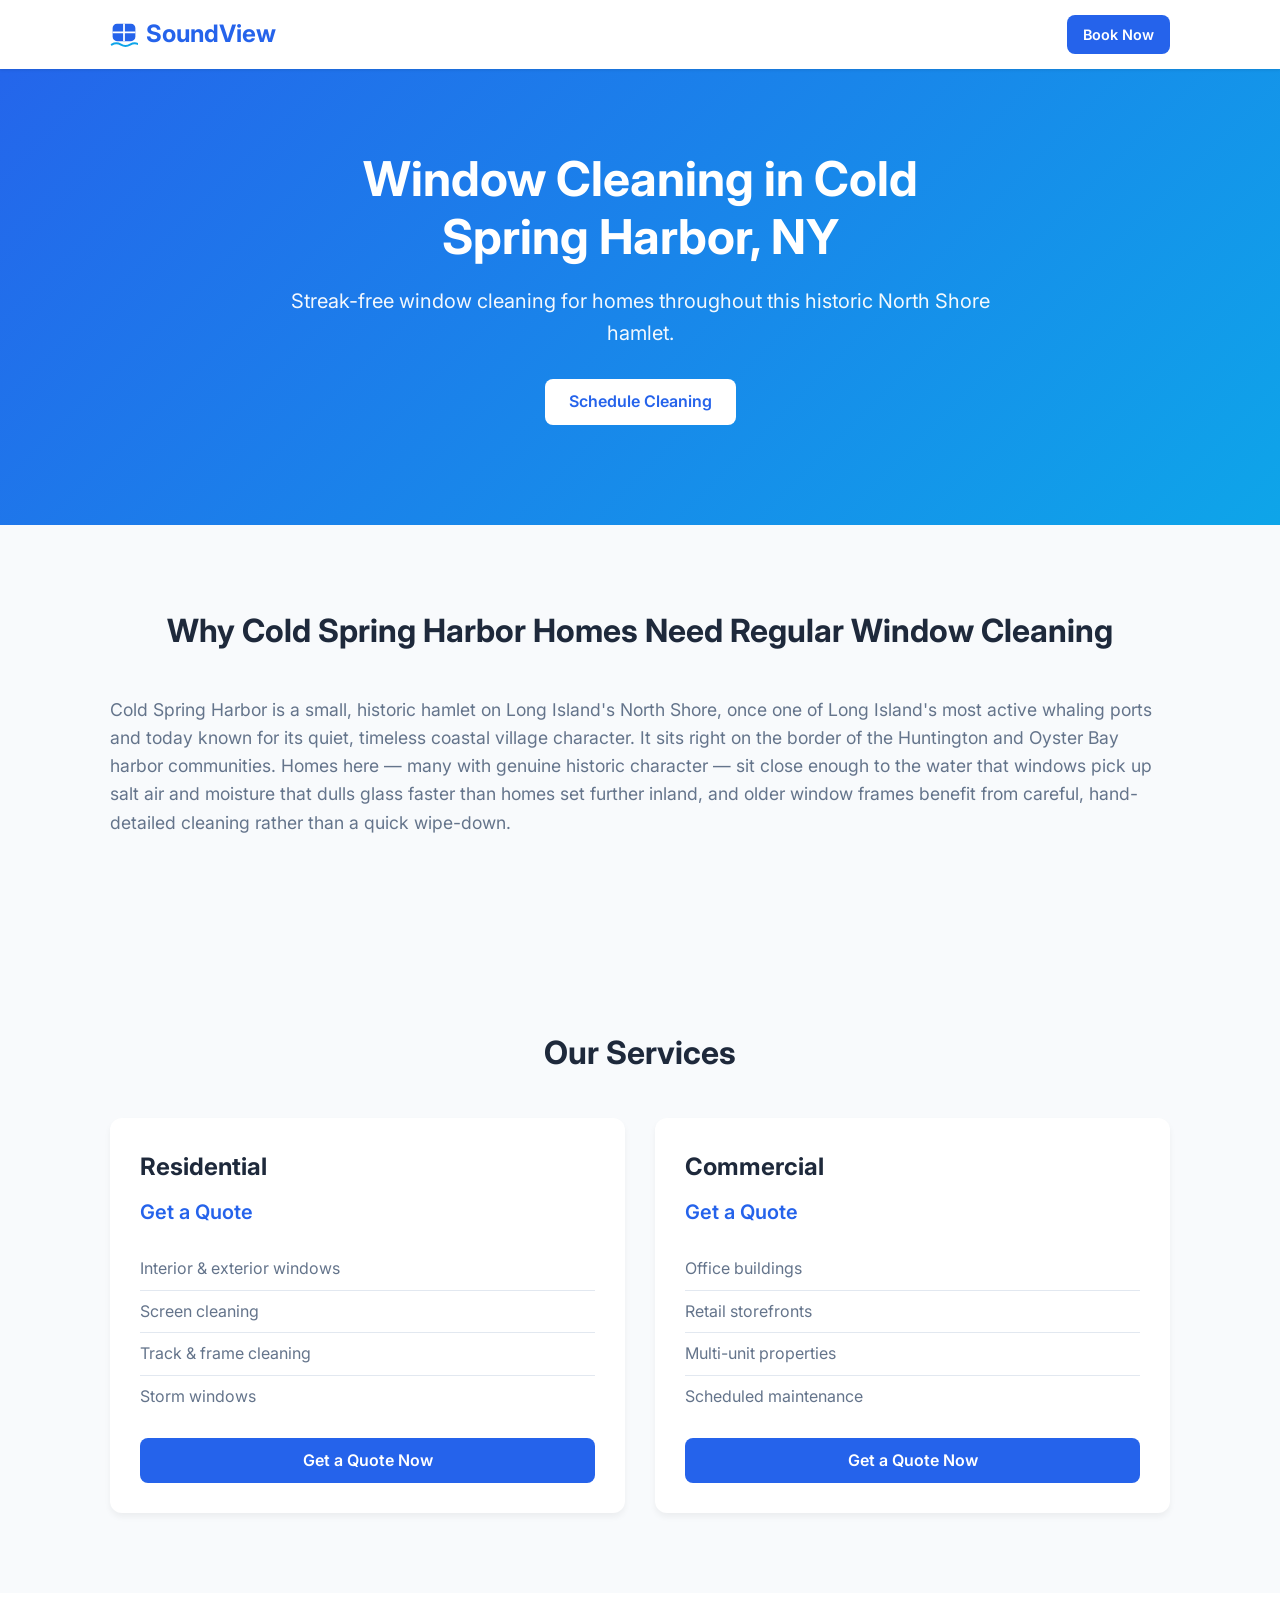
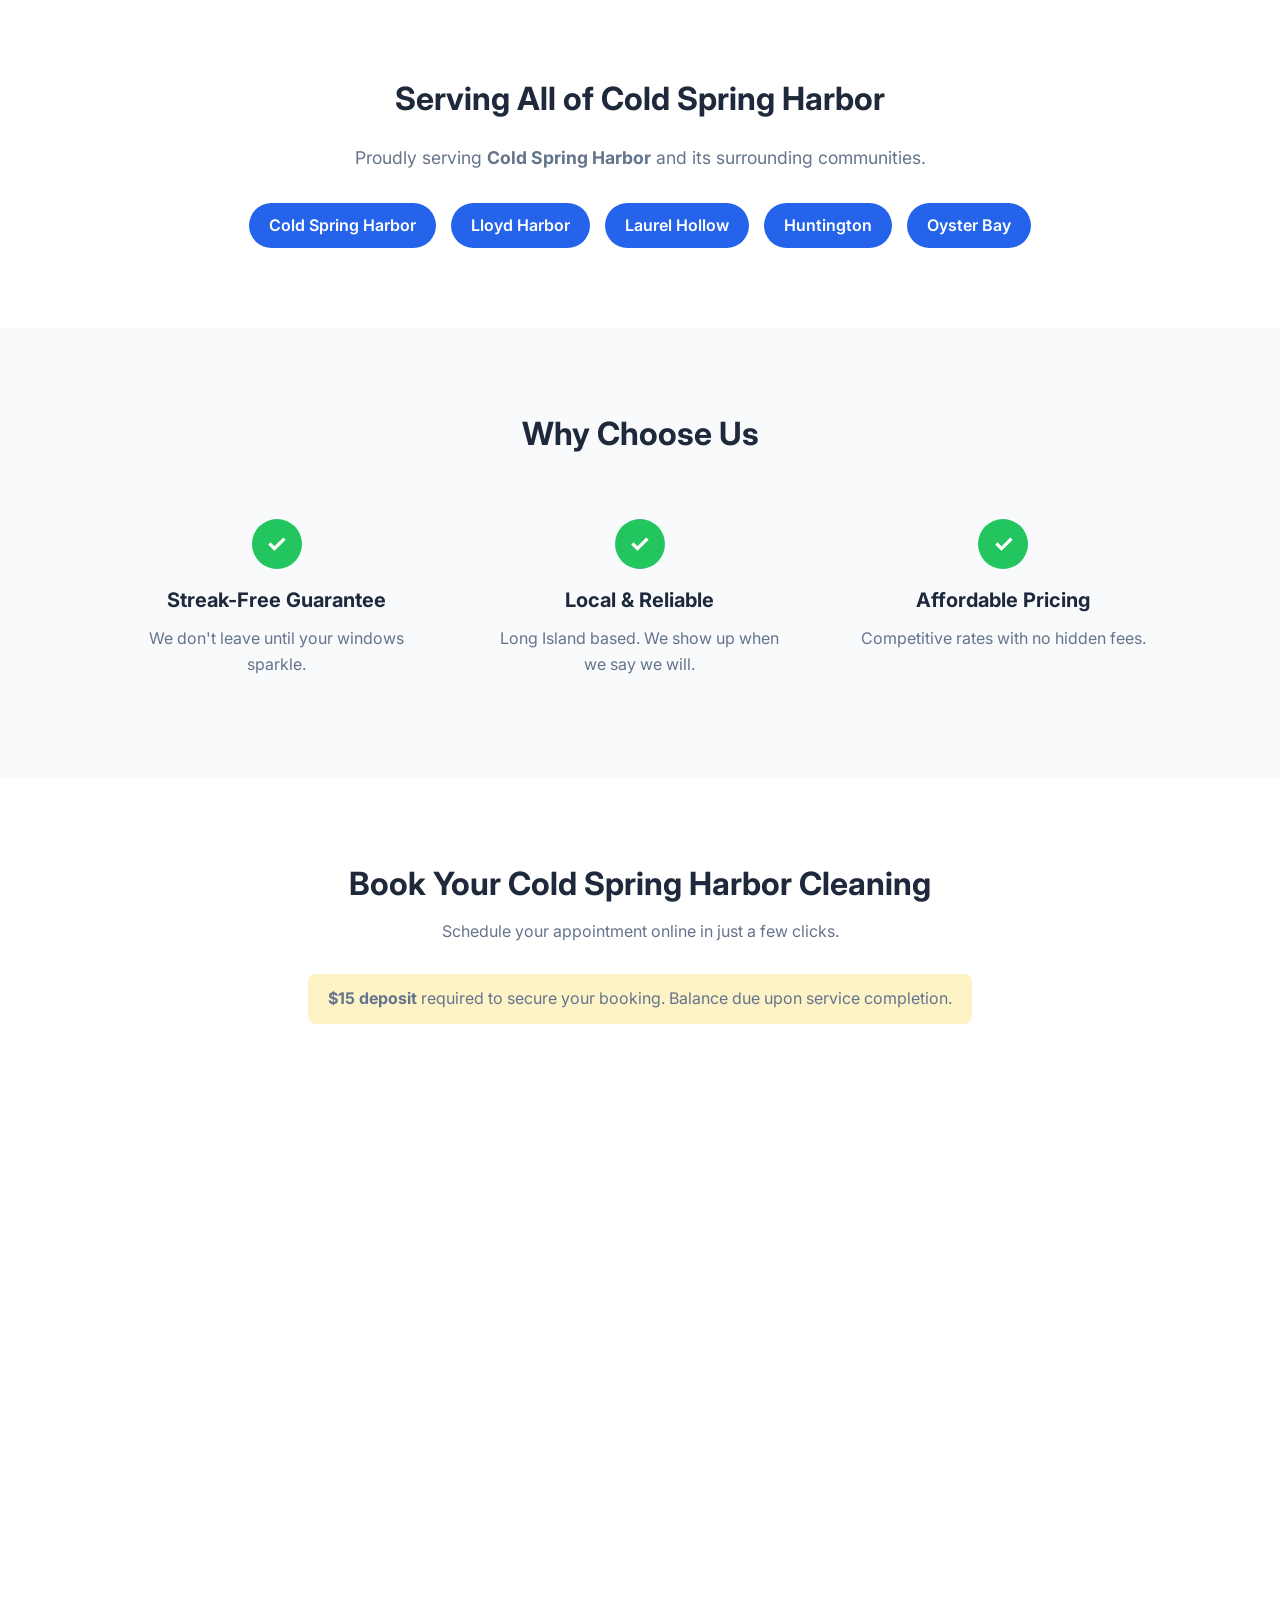
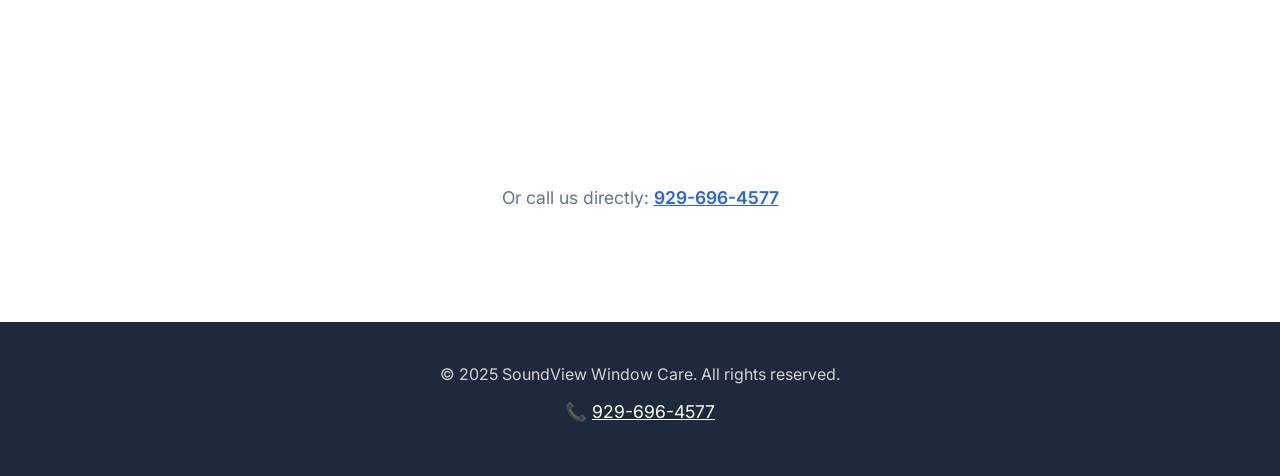
<file: cold-spring-harbor-window-cleaning.html>
<!DOCTYPE html>
<html lang="en">
<head>
    <meta charset="UTF-8">
    <meta name="viewport" content="width=device-width, initial-scale=1.0">
    <title>Window Cleaning in Cold Spring Harbor, NY | SoundView Window Care</title>
    <meta name="description" content="Professional window cleaning for Cold Spring Harbor, NY homes. Streak-free results for this historic North Shore hamlet. Book online today!">
    <link rel="icon" type="image/svg+xml" href="favicon.svg">
    <link rel="stylesheet" href="styles.css">
    <link rel="preconnect" href="https://fonts.googleapis.com">
    <link rel="preconnect" href="https://fonts.gstatic.com" crossorigin>
    <link href="https://fonts.googleapis.com/css2?family=Inter:wght@400;600;700&display=swap" rel="stylesheet">
</head>
<body>
    <header>
        <nav>
            <div class="logo"><svg width="28" height="28" viewBox="0 0 32 32" fill="none" xmlns="http://www.w3.org/2000/svg" aria-hidden="true"><rect x="3" y="3" width="26" height="20" rx="5" fill="#2563eb"/><rect x="15" y="3" width="2" height="20" fill="#ffffff"/><rect x="3" y="12" width="26" height="2" fill="#ffffff"/><path d="M2 27c3.5-2 7-2 10.5 0s7 2 10.5 0 7-2 10.5 0" stroke="#0ea5e9" stroke-width="2.2" stroke-linecap="round" fill="none"/></svg>SoundView</div>
            <a href="#book" class="btn btn-small">Book Now</a>
        </nav>
    </header>

    <section class="hero">
        <div class="hero-content">
            <h1>Window Cleaning in Cold Spring Harbor, NY</h1>
            <p>Streak-free window cleaning for homes throughout this historic North Shore hamlet.</p>
            <a href="#book" class="btn btn-primary">Schedule Cleaning</a>
        </div>
    </section>

    <section class="services">
        <div class="container">
            <h2>Why Cold Spring Harbor Homes Need Regular Window Cleaning</h2>
            <p class="area-text">Cold Spring Harbor is a small, historic hamlet on Long Island's North Shore, once one of Long Island's most active whaling ports and today known for its quiet, timeless coastal village character. It sits right on the border of the Huntington and Oyster Bay harbor communities. Homes here — many with genuine historic character — sit close enough to the water that windows pick up salt air and moisture that dulls glass faster than homes set further inland, and older window frames benefit from careful, hand-detailed cleaning rather than a quick wipe-down.</p>
        </div>
    </section>

    <section class="services">
        <div class="container">
            <h2>Our Services</h2>
            <div class="service-grid">
                <div class="service-card">
                    <h3>Residential</h3>
                    <p class="price">Get a Quote</p>
                    <ul>
                        <li>Interior & exterior windows</li>
                        <li>Screen cleaning</li>
                        <li>Track & frame cleaning</li>
                        <li>Storm windows</li>
                    </ul>
                    <a href="index.html#quote" class="btn btn-primary">Get a Quote Now</a>
                </div>
                <div class="service-card">
                    <h3>Commercial</h3>
                    <p class="price">Get a Quote</p>
                    <ul>
                        <li>Office buildings</li>
                        <li>Retail storefronts</li>
                        <li>Multi-unit properties</li>
                        <li>Scheduled maintenance</li>
                    </ul>
                    <a href="index.html#quote" class="btn btn-primary">Get a Quote Now</a>
                </div>
            </div>
        </div>
    </section>

    <section class="areas">
        <div class="container">
            <h2>Serving All of Cold Spring Harbor</h2>
            <p class="area-text">Proudly serving <strong>Cold Spring Harbor</strong> and its surrounding communities.</p>
            <div class="areas-list">
                <span>Cold Spring Harbor</span>
                <span>Lloyd Harbor</span>
                <span>Laurel Hollow</span>
                <span>Huntington</span>
                <span>Oyster Bay</span>
            </div>
        </div>
    </section>

    <section class="why-us">
        <div class="container">
            <h2>Why Choose Us</h2>
            <div class="features">
                <div class="feature">
                    <div class="feature-icon">✓</div>
                    <h3>Streak-Free Guarantee</h3>
                    <p>We don't leave until your windows sparkle.</p>
                </div>
                <div class="feature">
                    <div class="feature-icon">✓</div>
                    <h3>Local & Reliable</h3>
                    <p>Long Island based. We show up when we say we will.</p>
                </div>
                <div class="feature">
                    <div class="feature-icon">✓</div>
                    <h3>Affordable Pricing</h3>
                    <p>Competitive rates with no hidden fees.</p>
                </div>
            </div>
        </div>
    </section>

    <section id="book" class="booking">
        <div class="container">
            <h2>Book Your Cold Spring Harbor Cleaning</h2>
            <p>Schedule your appointment online in just a few clicks.</p>
            <p class="booking-note"><strong>$15 deposit</strong> required to secure your booking. Balance due upon service completion.</p>
            <div class="calendly-embed">
                <!-- Calendly inline widget begin -->
                <div class="calendly-inline-widget" data-url="https://calendly.com/jonclaudferreira/window-cleaning-clone" style="min-width:320px;height:700px;"></div>
                <script type="text/javascript" src="https://assets.calendly.com/assets/external/widget.js" async></script>
                <!-- Calendly inline widget end -->
            </div>
            <p class="alt-booking">Or call us directly: <a href="tel:9296964577">929-696-4577</a></p>
        </div>
    </section>

    <footer>
        <div class="container">
            <p>&copy; 2025 SoundView Window Care. All rights reserved.</p>
            <p class="contact">📞 <a href="tel:9296964577">929-696-4577</a></p>
        </div>
    </footer>
</body>
</html>
</file>
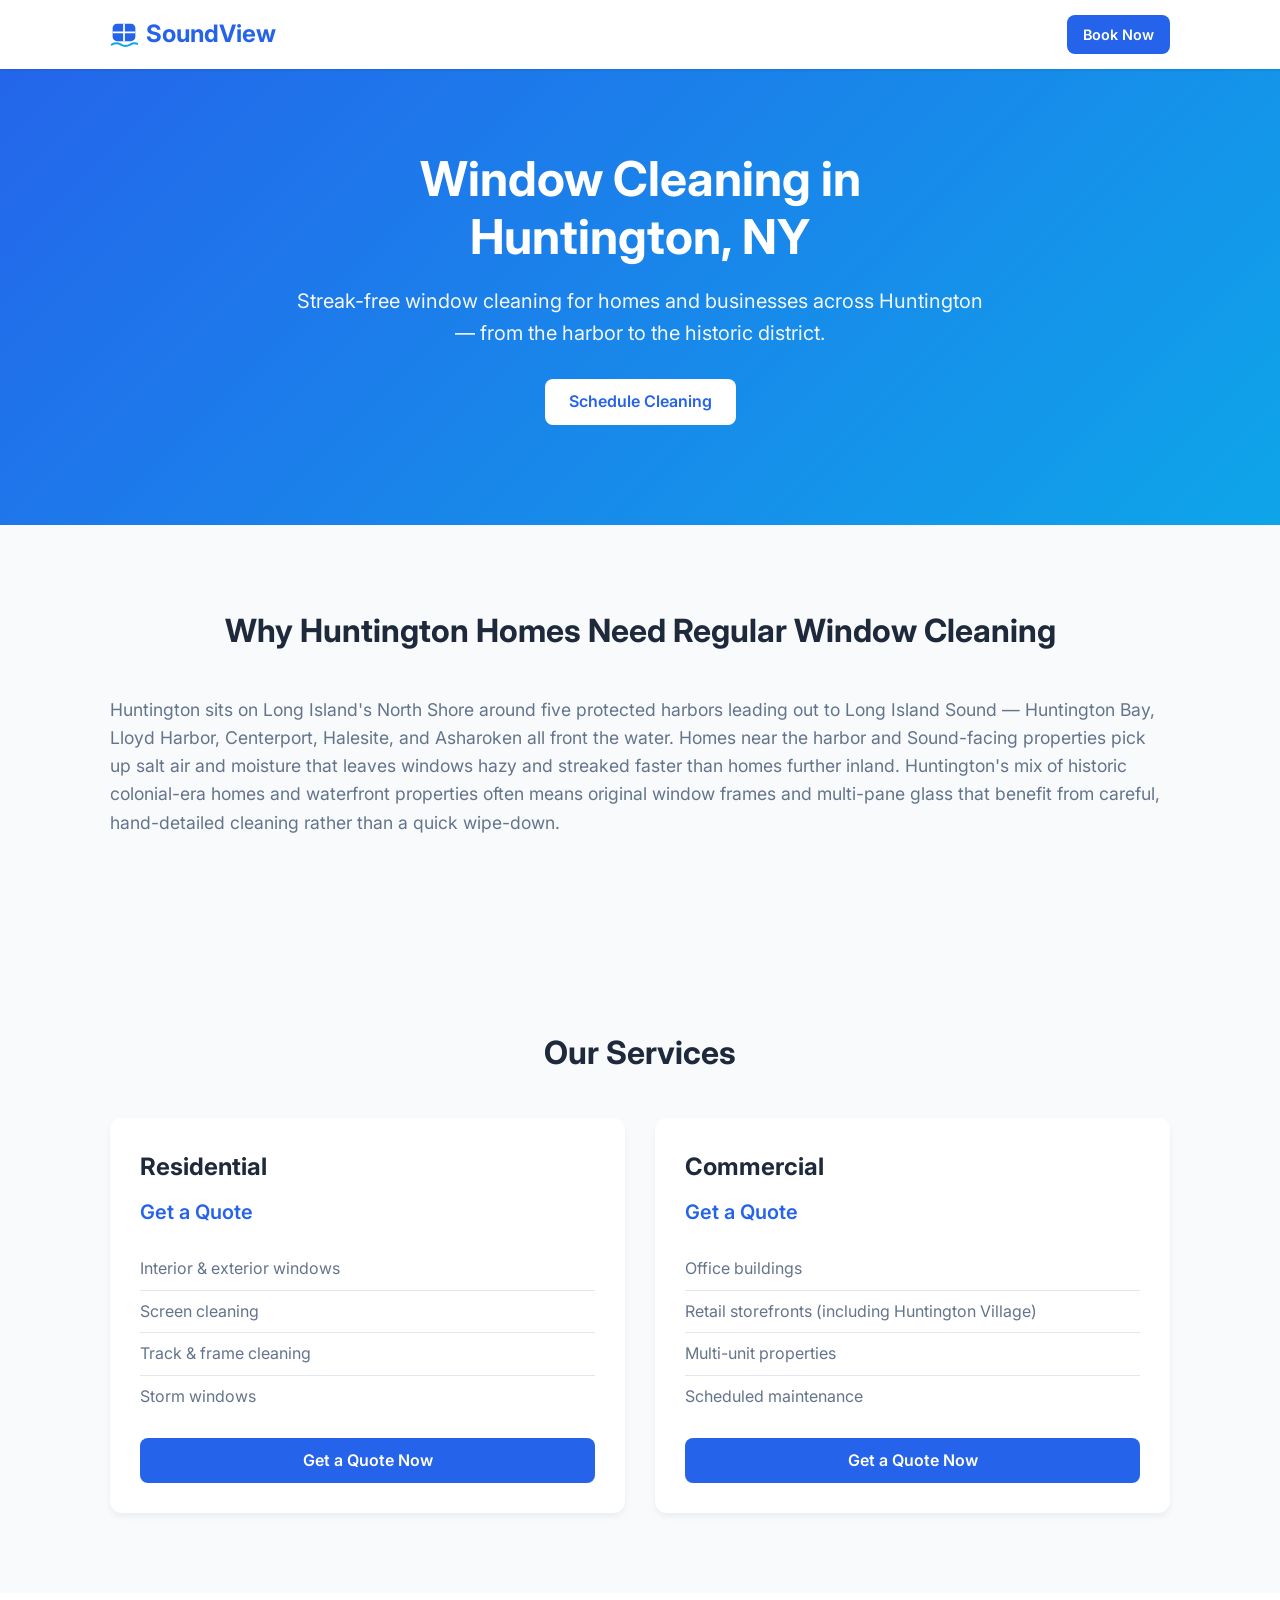
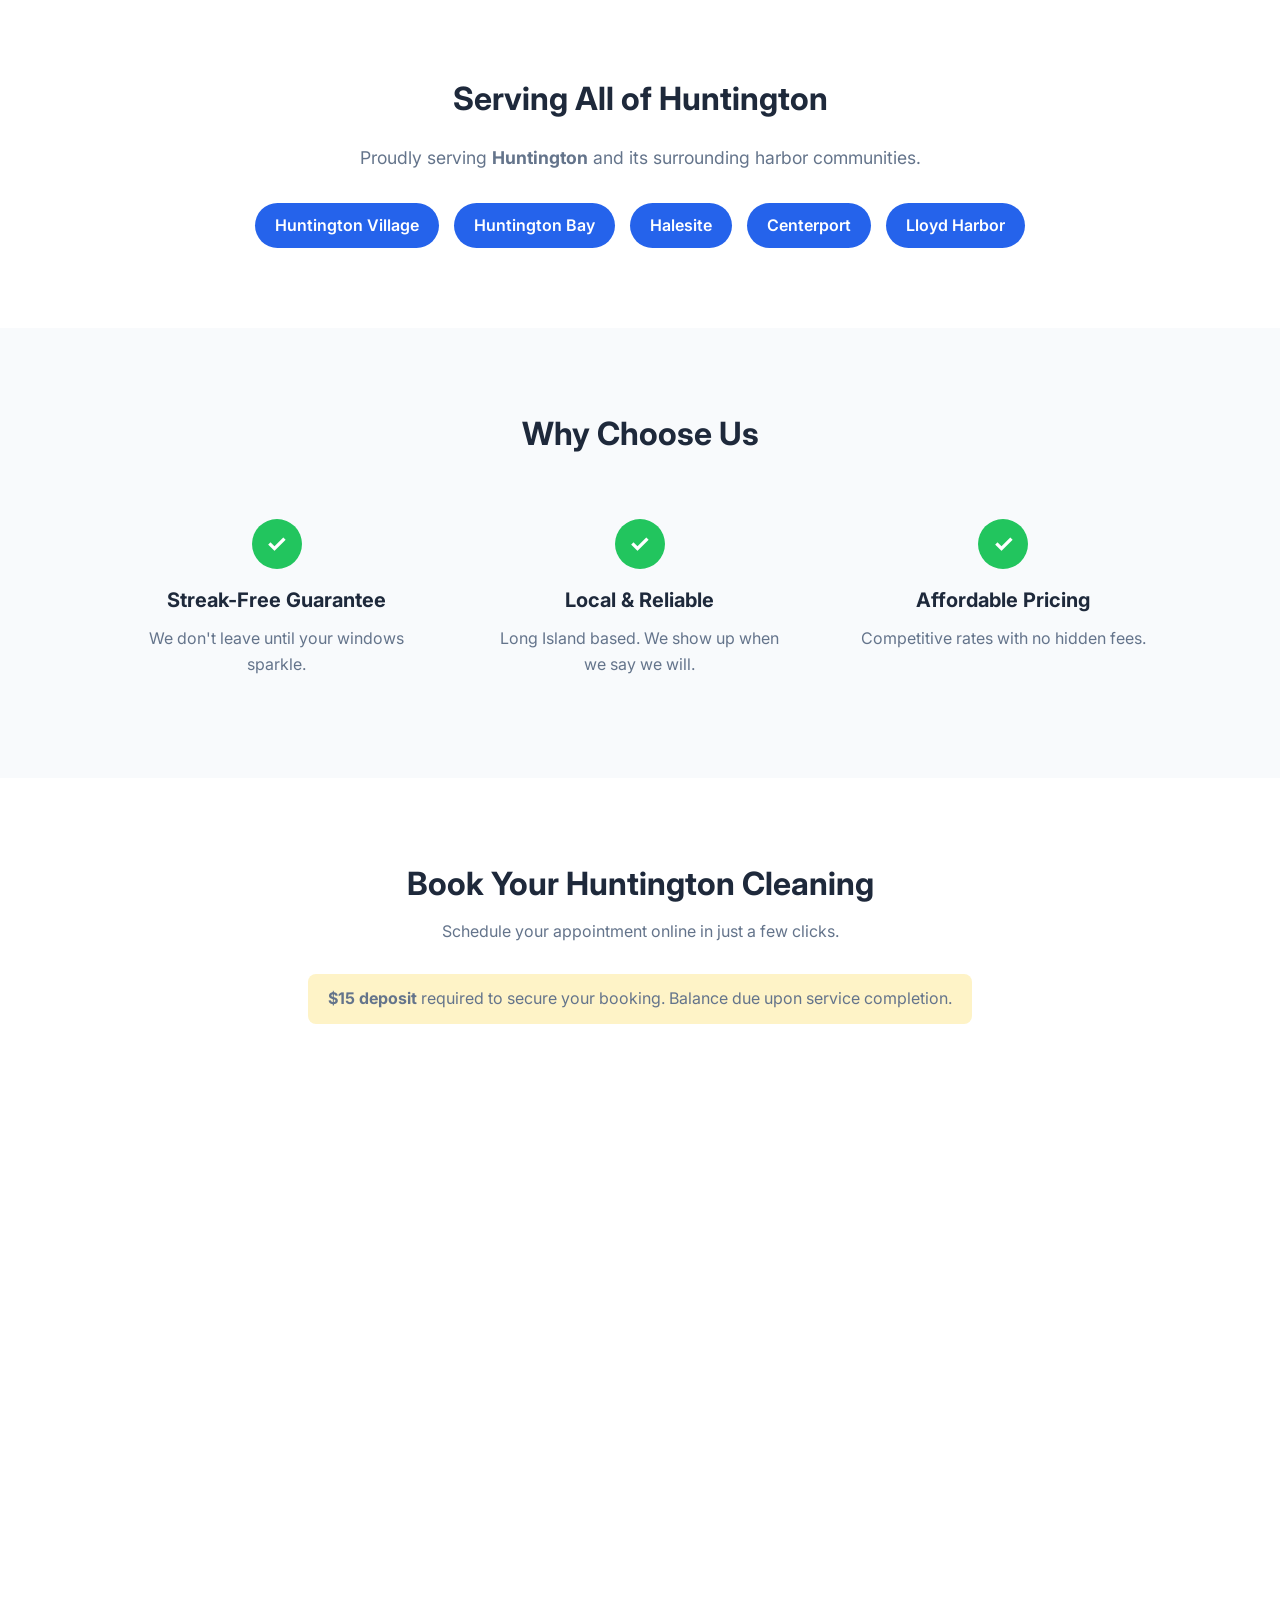
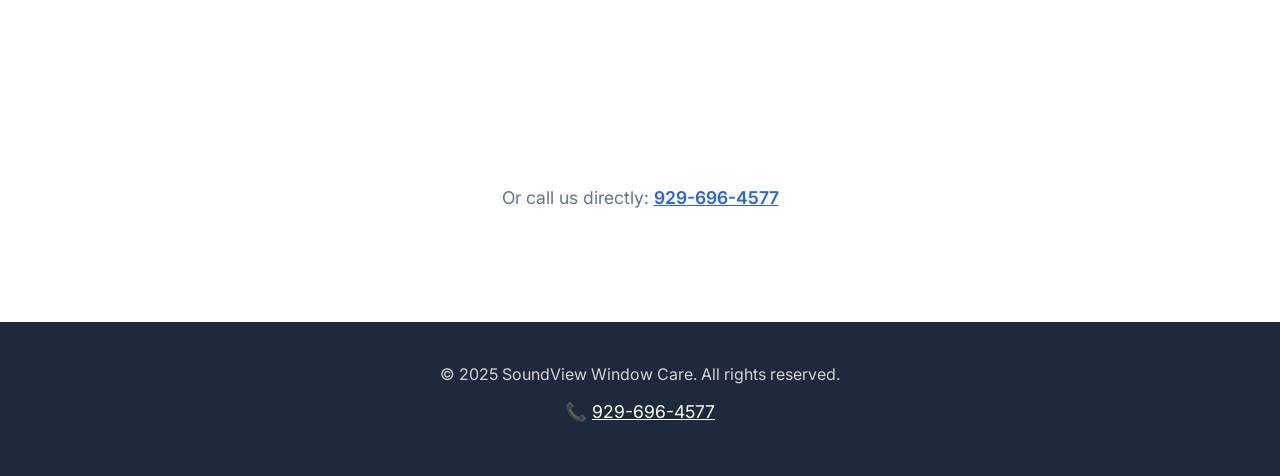
<file: huntington-window-cleaning.html>
<!DOCTYPE html>
<html lang="en">
<head>
    <meta charset="UTF-8">
    <meta name="viewport" content="width=device-width, initial-scale=1.0">
    <title>Window Cleaning in Huntington, NY | SoundView Window Care</title>
    <meta name="description" content="Professional window cleaning for Huntington, NY homes and businesses. Streak-free results for harbor-town homes exposed to Long Island Sound salt air. Book online today!">
    <link rel="icon" type="image/svg+xml" href="favicon.svg">
    <link rel="stylesheet" href="styles.css">
    <link rel="preconnect" href="https://fonts.googleapis.com">
    <link rel="preconnect" href="https://fonts.gstatic.com" crossorigin>
    <link href="https://fonts.googleapis.com/css2?family=Inter:wght@400;600;700&display=swap" rel="stylesheet">
</head>
<body>
    <header>
        <nav>
            <div class="logo"><svg width="28" height="28" viewBox="0 0 32 32" fill="none" xmlns="http://www.w3.org/2000/svg" aria-hidden="true"><rect x="3" y="3" width="26" height="20" rx="5" fill="#2563eb"/><rect x="15" y="3" width="2" height="20" fill="#ffffff"/><rect x="3" y="12" width="26" height="2" fill="#ffffff"/><path d="M2 27c3.5-2 7-2 10.5 0s7 2 10.5 0 7-2 10.5 0" stroke="#0ea5e9" stroke-width="2.2" stroke-linecap="round" fill="none"/></svg>SoundView</div>
            <a href="#book" class="btn btn-small">Book Now</a>
        </nav>
    </header>

    <section class="hero">
        <div class="hero-content">
            <h1>Window Cleaning in Huntington, NY</h1>
            <p>Streak-free window cleaning for homes and businesses across Huntington — from the harbor to the historic district.</p>
            <a href="#book" class="btn btn-primary">Schedule Cleaning</a>
        </div>
    </section>

    <section class="services">
        <div class="container">
            <h2>Why Huntington Homes Need Regular Window Cleaning</h2>
            <p class="area-text">Huntington sits on Long Island's North Shore around five protected harbors leading out to Long Island Sound — Huntington Bay, Lloyd Harbor, Centerport, Halesite, and Asharoken all front the water. Homes near the harbor and Sound-facing properties pick up salt air and moisture that leaves windows hazy and streaked faster than homes further inland. Huntington's mix of historic colonial-era homes and waterfront properties often means original window frames and multi-pane glass that benefit from careful, hand-detailed cleaning rather than a quick wipe-down.</p>
        </div>
    </section>

    <section class="services">
        <div class="container">
            <h2>Our Services</h2>
            <div class="service-grid">
                <div class="service-card">
                    <h3>Residential</h3>
                    <p class="price">Get a Quote</p>
                    <ul>
                        <li>Interior & exterior windows</li>
                        <li>Screen cleaning</li>
                        <li>Track & frame cleaning</li>
                        <li>Storm windows</li>
                    </ul>
                    <a href="index.html#quote" class="btn btn-primary">Get a Quote Now</a>
                </div>
                <div class="service-card">
                    <h3>Commercial</h3>
                    <p class="price">Get a Quote</p>
                    <ul>
                        <li>Office buildings</li>
                        <li>Retail storefronts (including Huntington Village)</li>
                        <li>Multi-unit properties</li>
                        <li>Scheduled maintenance</li>
                    </ul>
                    <a href="index.html#quote" class="btn btn-primary">Get a Quote Now</a>
                </div>
            </div>
        </div>
    </section>

    <section class="areas">
        <div class="container">
            <h2>Serving All of Huntington</h2>
            <p class="area-text">Proudly serving <strong>Huntington</strong> and its surrounding harbor communities.</p>
            <div class="areas-list">
                <span>Huntington Village</span>
                <span>Huntington Bay</span>
                <span>Halesite</span>
                <span>Centerport</span>
                <span>Lloyd Harbor</span>
            </div>
        </div>
    </section>

    <section class="why-us">
        <div class="container">
            <h2>Why Choose Us</h2>
            <div class="features">
                <div class="feature">
                    <div class="feature-icon">✓</div>
                    <h3>Streak-Free Guarantee</h3>
                    <p>We don't leave until your windows sparkle.</p>
                </div>
                <div class="feature">
                    <div class="feature-icon">✓</div>
                    <h3>Local & Reliable</h3>
                    <p>Long Island based. We show up when we say we will.</p>
                </div>
                <div class="feature">
                    <div class="feature-icon">✓</div>
                    <h3>Affordable Pricing</h3>
                    <p>Competitive rates with no hidden fees.</p>
                </div>
            </div>
        </div>
    </section>

    <section id="book" class="booking">
        <div class="container">
            <h2>Book Your Huntington Cleaning</h2>
            <p>Schedule your appointment online in just a few clicks.</p>
            <p class="booking-note"><strong>$15 deposit</strong> required to secure your booking. Balance due upon service completion.</p>
            <div class="calendly-embed">
                <!-- Calendly inline widget begin -->
                <div class="calendly-inline-widget" data-url="https://calendly.com/jonclaudferreira/window-cleaning-clone" style="min-width:320px;height:700px;"></div>
                <script type="text/javascript" src="https://assets.calendly.com/assets/external/widget.js" async></script>
                <!-- Calendly inline widget end -->
            </div>
            <p class="alt-booking">Or call us directly: <a href="tel:9296964577">929-696-4577</a></p>
        </div>
    </section>

    <footer>
        <div class="container">
            <p>&copy; 2025 SoundView Window Care. All rights reserved.</p>
            <p class="contact">📞 <a href="tel:9296964577">929-696-4577</a></p>
        </div>
    </footer>
</body>
</html>
</file>
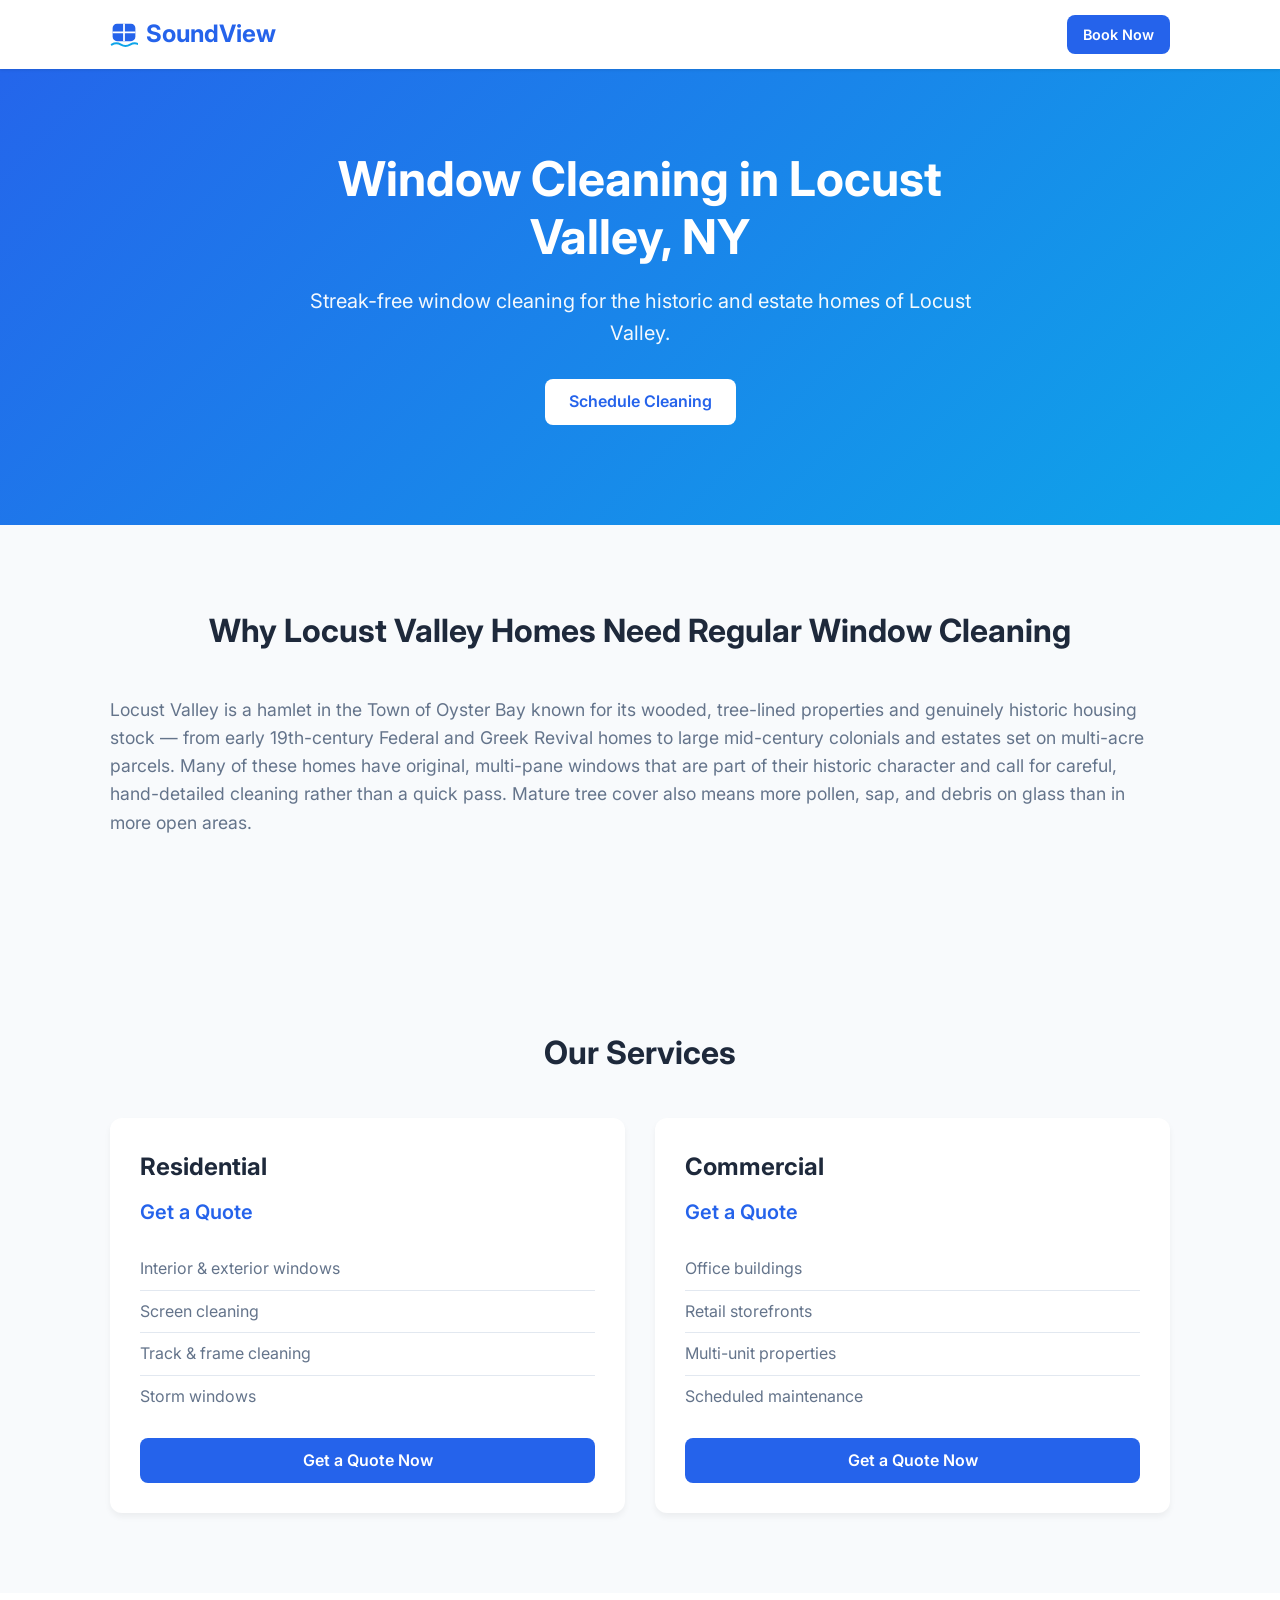
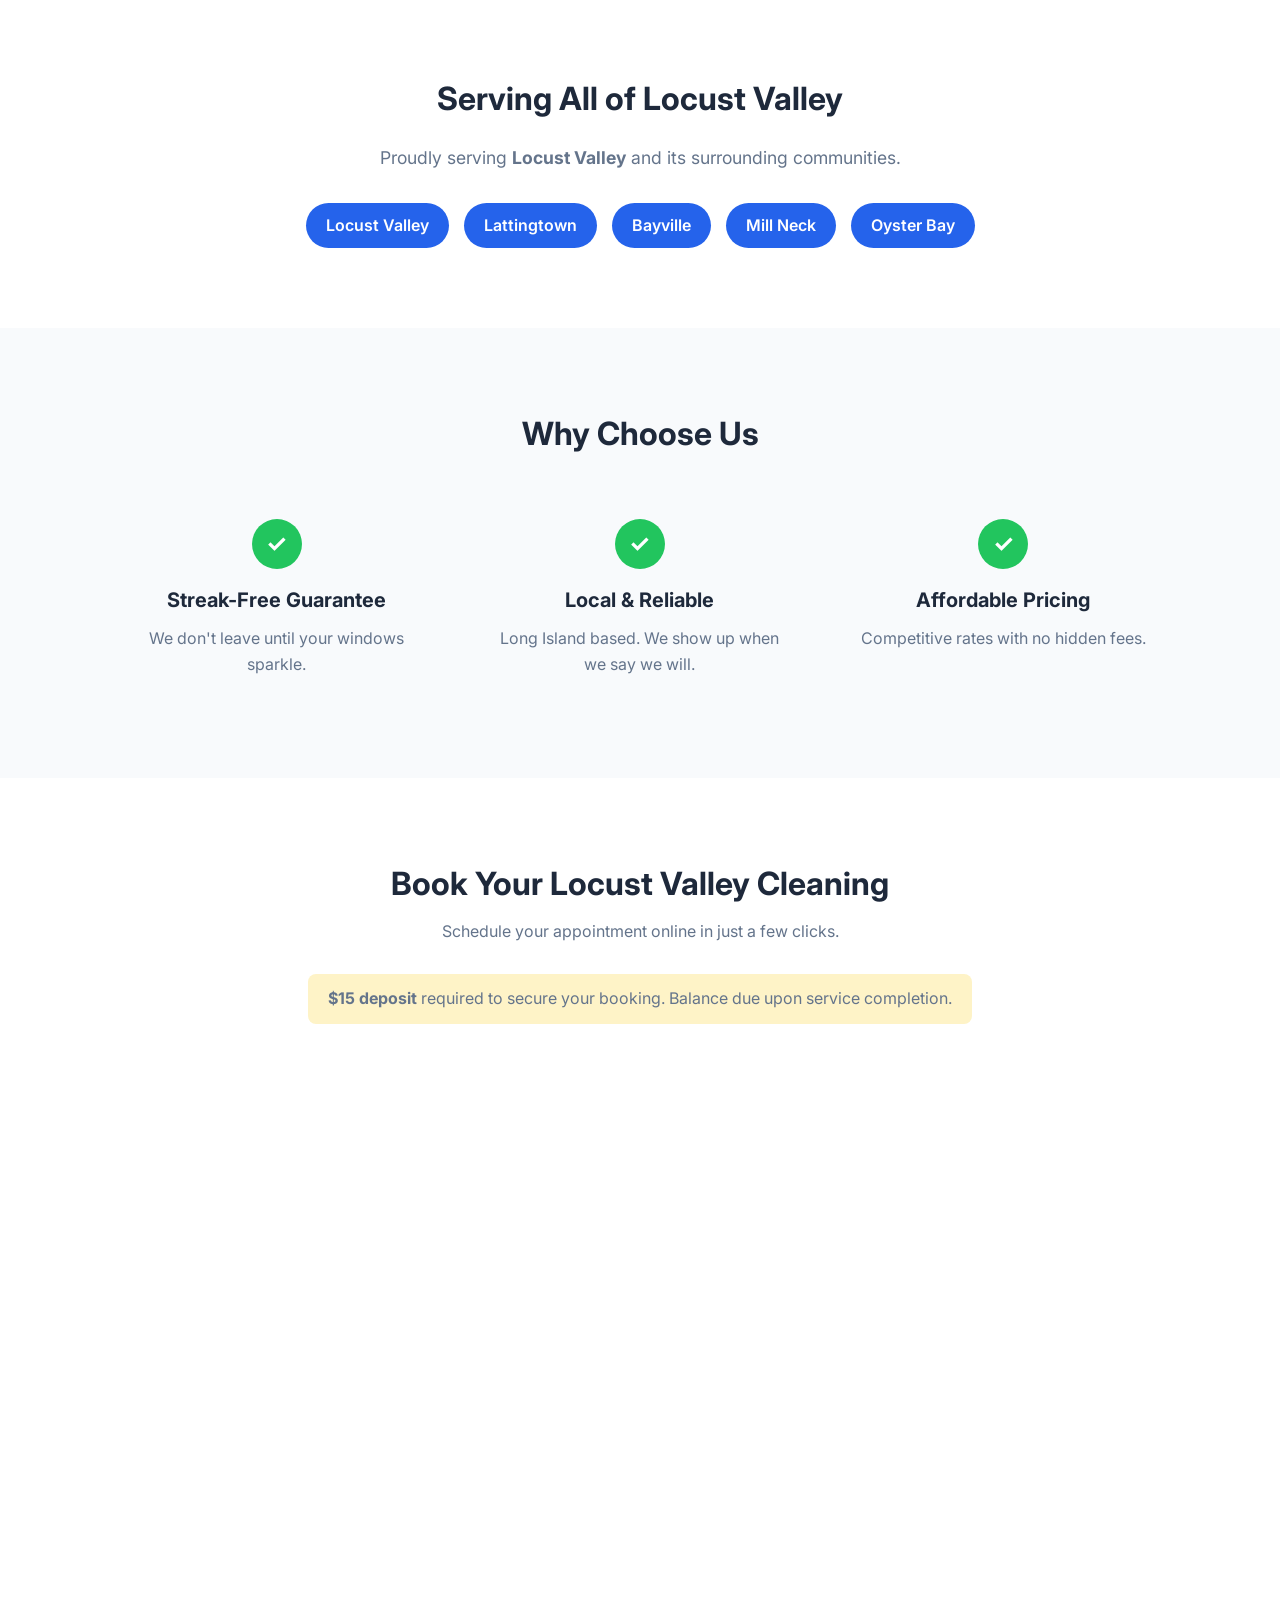
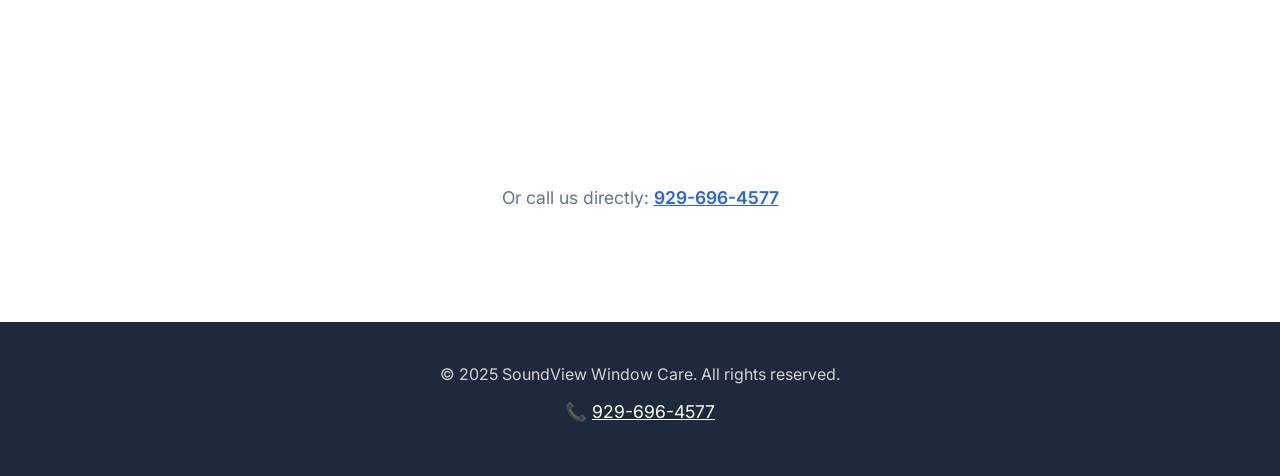
<file: locust-valley-window-cleaning.html>
<!DOCTYPE html>
<html lang="en">
<head>
    <meta charset="UTF-8">
    <meta name="viewport" content="width=device-width, initial-scale=1.0">
    <title>Window Cleaning in Locust Valley, NY | SoundView Window Care</title>
    <meta name="description" content="Professional window cleaning for Locust Valley, NY estate and historic homes. Streak-free results. Book online today!">
    <link rel="icon" type="image/svg+xml" href="favicon.svg">
    <link rel="stylesheet" href="styles.css">
    <link rel="preconnect" href="https://fonts.googleapis.com">
    <link rel="preconnect" href="https://fonts.gstatic.com" crossorigin>
    <link href="https://fonts.googleapis.com/css2?family=Inter:wght@400;600;700&display=swap" rel="stylesheet">
</head>
<body>
    <header>
        <nav>
            <div class="logo"><svg width="28" height="28" viewBox="0 0 32 32" fill="none" xmlns="http://www.w3.org/2000/svg" aria-hidden="true"><rect x="3" y="3" width="26" height="20" rx="5" fill="#2563eb"/><rect x="15" y="3" width="2" height="20" fill="#ffffff"/><rect x="3" y="12" width="26" height="2" fill="#ffffff"/><path d="M2 27c3.5-2 7-2 10.5 0s7 2 10.5 0 7-2 10.5 0" stroke="#0ea5e9" stroke-width="2.2" stroke-linecap="round" fill="none"/></svg>SoundView</div>
            <a href="#book" class="btn btn-small">Book Now</a>
        </nav>
    </header>

    <section class="hero">
        <div class="hero-content">
            <h1>Window Cleaning in Locust Valley, NY</h1>
            <p>Streak-free window cleaning for the historic and estate homes of Locust Valley.</p>
            <a href="#book" class="btn btn-primary">Schedule Cleaning</a>
        </div>
    </section>

    <section class="services">
        <div class="container">
            <h2>Why Locust Valley Homes Need Regular Window Cleaning</h2>
            <p class="area-text">Locust Valley is a hamlet in the Town of Oyster Bay known for its wooded, tree-lined properties and genuinely historic housing stock — from early 19th-century Federal and Greek Revival homes to large mid-century colonials and estates set on multi-acre parcels. Many of these homes have original, multi-pane windows that are part of their historic character and call for careful, hand-detailed cleaning rather than a quick pass. Mature tree cover also means more pollen, sap, and debris on glass than in more open areas.</p>
        </div>
    </section>

    <section class="services">
        <div class="container">
            <h2>Our Services</h2>
            <div class="service-grid">
                <div class="service-card">
                    <h3>Residential</h3>
                    <p class="price">Get a Quote</p>
                    <ul>
                        <li>Interior & exterior windows</li>
                        <li>Screen cleaning</li>
                        <li>Track & frame cleaning</li>
                        <li>Storm windows</li>
                    </ul>
                    <a href="index.html#quote" class="btn btn-primary">Get a Quote Now</a>
                </div>
                <div class="service-card">
                    <h3>Commercial</h3>
                    <p class="price">Get a Quote</p>
                    <ul>
                        <li>Office buildings</li>
                        <li>Retail storefronts</li>
                        <li>Multi-unit properties</li>
                        <li>Scheduled maintenance</li>
                    </ul>
                    <a href="index.html#quote" class="btn btn-primary">Get a Quote Now</a>
                </div>
            </div>
        </div>
    </section>

    <section class="areas">
        <div class="container">
            <h2>Serving All of Locust Valley</h2>
            <p class="area-text">Proudly serving <strong>Locust Valley</strong> and its surrounding communities.</p>
            <div class="areas-list">
                <span>Locust Valley</span>
                <span>Lattingtown</span>
                <span>Bayville</span>
                <span>Mill Neck</span>
                <span>Oyster Bay</span>
            </div>
        </div>
    </section>

    <section class="why-us">
        <div class="container">
            <h2>Why Choose Us</h2>
            <div class="features">
                <div class="feature">
                    <div class="feature-icon">✓</div>
                    <h3>Streak-Free Guarantee</h3>
                    <p>We don't leave until your windows sparkle.</p>
                </div>
                <div class="feature">
                    <div class="feature-icon">✓</div>
                    <h3>Local & Reliable</h3>
                    <p>Long Island based. We show up when we say we will.</p>
                </div>
                <div class="feature">
                    <div class="feature-icon">✓</div>
                    <h3>Affordable Pricing</h3>
                    <p>Competitive rates with no hidden fees.</p>
                </div>
            </div>
        </div>
    </section>

    <section id="book" class="booking">
        <div class="container">
            <h2>Book Your Locust Valley Cleaning</h2>
            <p>Schedule your appointment online in just a few clicks.</p>
            <p class="booking-note"><strong>$15 deposit</strong> required to secure your booking. Balance due upon service completion.</p>
            <div class="calendly-embed">
                <!-- Calendly inline widget begin -->
                <div class="calendly-inline-widget" data-url="https://calendly.com/jonclaudferreira/window-cleaning-clone" style="min-width:320px;height:700px;"></div>
                <script type="text/javascript" src="https://assets.calendly.com/assets/external/widget.js" async></script>
                <!-- Calendly inline widget end -->
            </div>
            <p class="alt-booking">Or call us directly: <a href="tel:9296964577">929-696-4577</a></p>
        </div>
    </section>

    <footer>
        <div class="container">
            <p>&copy; 2025 SoundView Window Care. All rights reserved.</p>
            <p class="contact">📞 <a href="tel:9296964577">929-696-4577</a></p>
        </div>
    </footer>
</body>
</html>
</file>
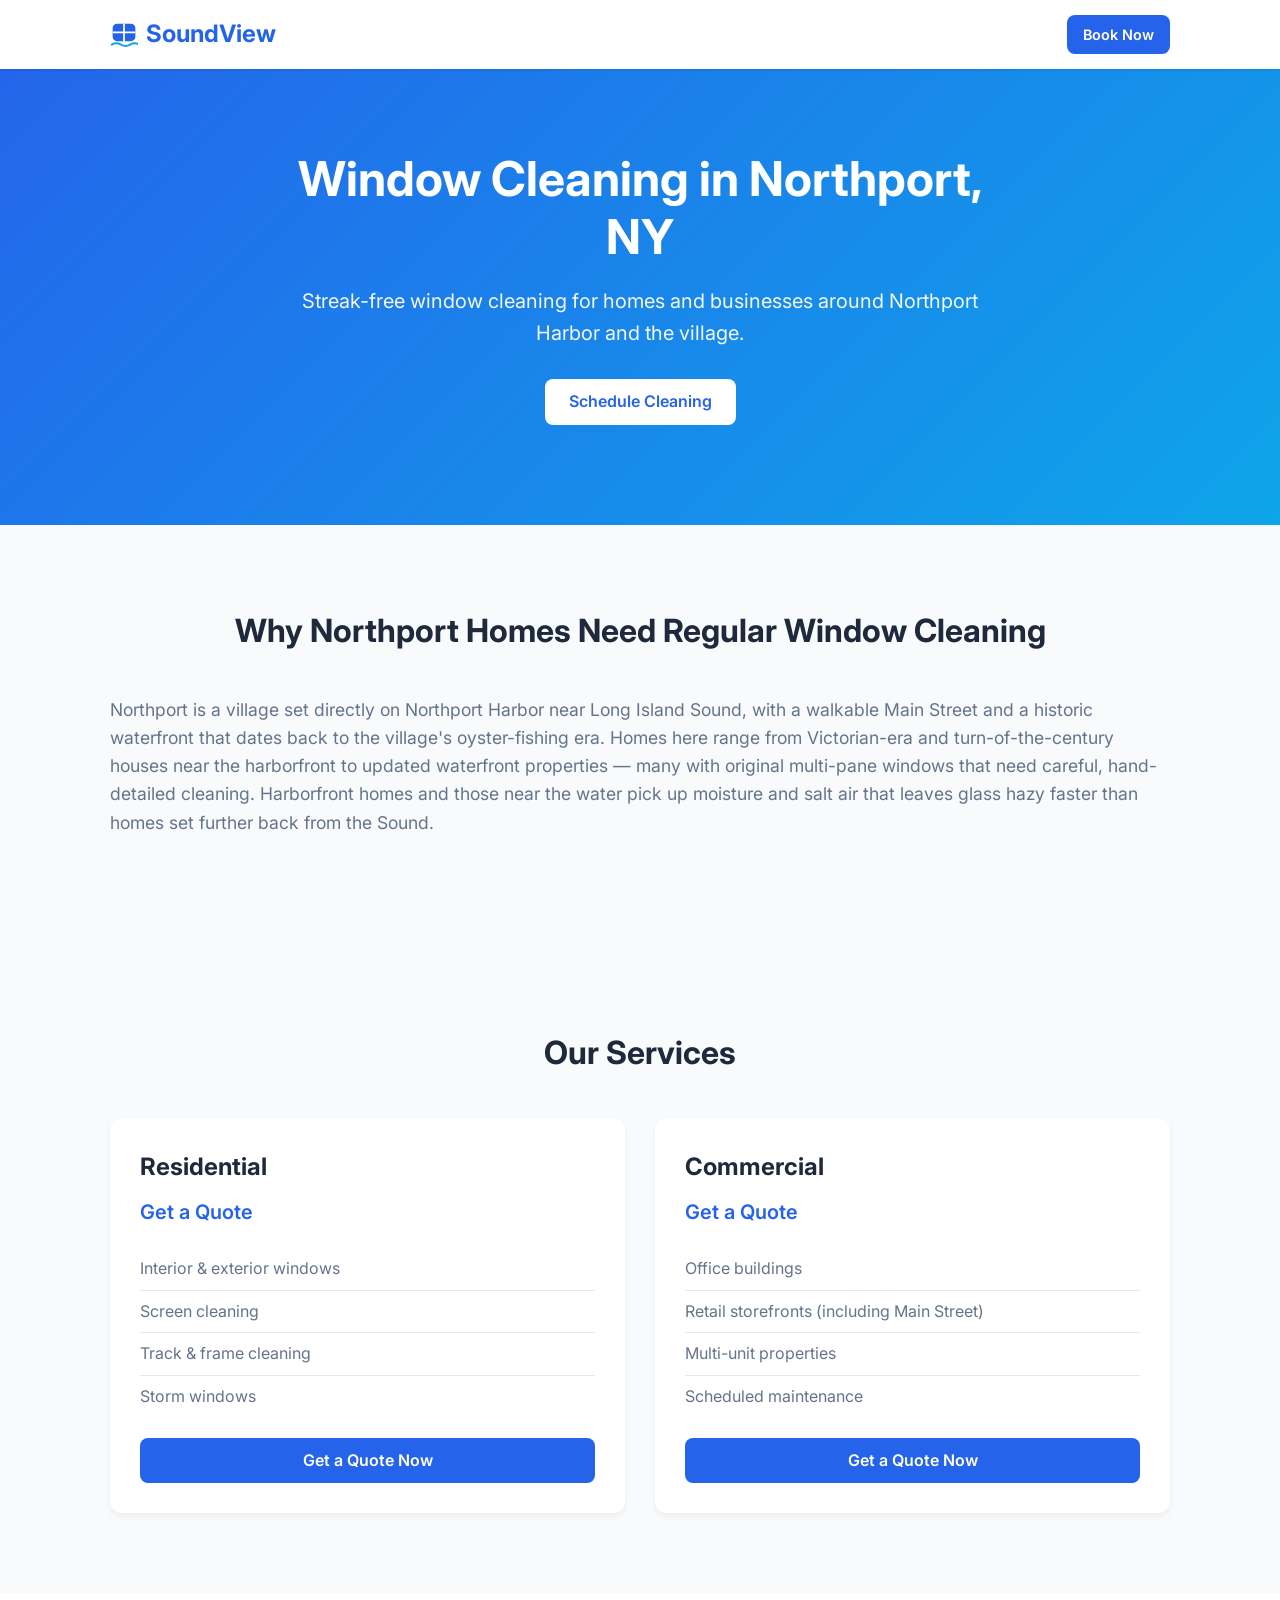
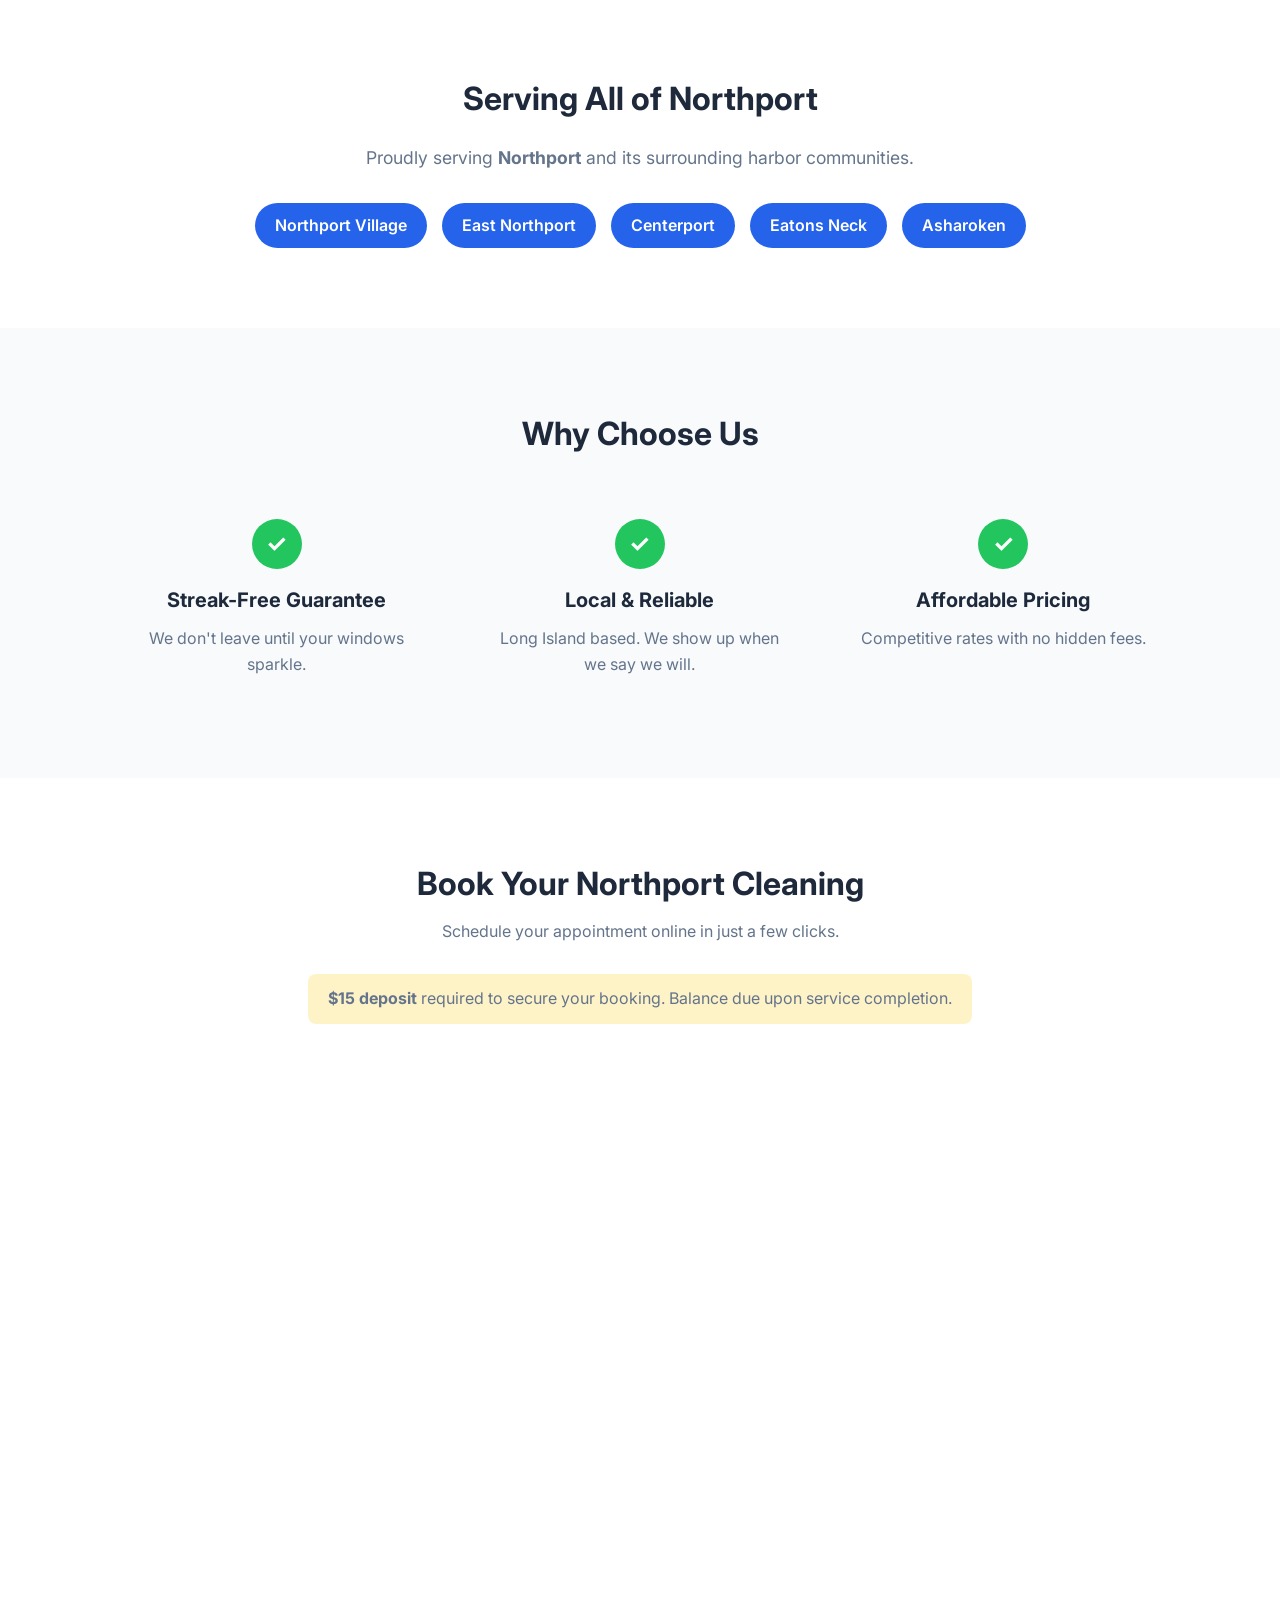
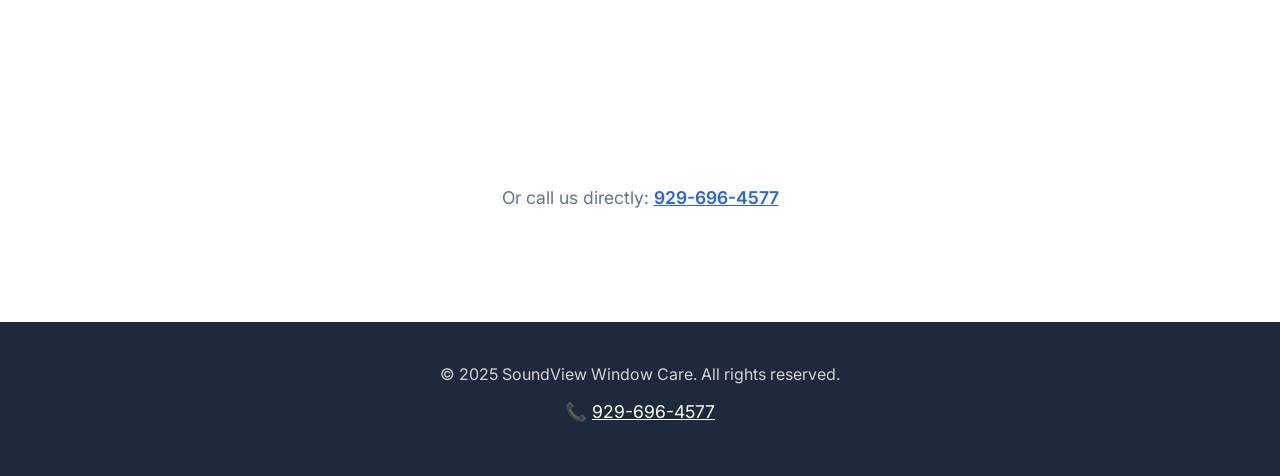
<file: northport-window-cleaning.html>
<!DOCTYPE html>
<html lang="en">
<head>
    <meta charset="UTF-8">
    <meta name="viewport" content="width=device-width, initial-scale=1.0">
    <title>Window Cleaning in Northport, NY | SoundView Window Care</title>
    <meta name="description" content="Professional window cleaning for Northport, NY homes and businesses. Streak-free results for harborfront and historic village homes. Book online today!">
    <link rel="icon" type="image/svg+xml" href="favicon.svg">
    <link rel="stylesheet" href="styles.css">
    <link rel="preconnect" href="https://fonts.googleapis.com">
    <link rel="preconnect" href="https://fonts.gstatic.com" crossorigin>
    <link href="https://fonts.googleapis.com/css2?family=Inter:wght@400;600;700&display=swap" rel="stylesheet">
</head>
<body>
    <header>
        <nav>
            <div class="logo"><svg width="28" height="28" viewBox="0 0 32 32" fill="none" xmlns="http://www.w3.org/2000/svg" aria-hidden="true"><rect x="3" y="3" width="26" height="20" rx="5" fill="#2563eb"/><rect x="15" y="3" width="2" height="20" fill="#ffffff"/><rect x="3" y="12" width="26" height="2" fill="#ffffff"/><path d="M2 27c3.5-2 7-2 10.5 0s7 2 10.5 0 7-2 10.5 0" stroke="#0ea5e9" stroke-width="2.2" stroke-linecap="round" fill="none"/></svg>SoundView</div>
            <a href="#book" class="btn btn-small">Book Now</a>
        </nav>
    </header>

    <section class="hero">
        <div class="hero-content">
            <h1>Window Cleaning in Northport, NY</h1>
            <p>Streak-free window cleaning for homes and businesses around Northport Harbor and the village.</p>
            <a href="#book" class="btn btn-primary">Schedule Cleaning</a>
        </div>
    </section>

    <section class="services">
        <div class="container">
            <h2>Why Northport Homes Need Regular Window Cleaning</h2>
            <p class="area-text">Northport is a village set directly on Northport Harbor near Long Island Sound, with a walkable Main Street and a historic waterfront that dates back to the village's oyster-fishing era. Homes here range from Victorian-era and turn-of-the-century houses near the harborfront to updated waterfront properties — many with original multi-pane windows that need careful, hand-detailed cleaning. Harborfront homes and those near the water pick up moisture and salt air that leaves glass hazy faster than homes set further back from the Sound.</p>
        </div>
    </section>

    <section class="services">
        <div class="container">
            <h2>Our Services</h2>
            <div class="service-grid">
                <div class="service-card">
                    <h3>Residential</h3>
                    <p class="price">Get a Quote</p>
                    <ul>
                        <li>Interior & exterior windows</li>
                        <li>Screen cleaning</li>
                        <li>Track & frame cleaning</li>
                        <li>Storm windows</li>
                    </ul>
                    <a href="index.html#quote" class="btn btn-primary">Get a Quote Now</a>
                </div>
                <div class="service-card">
                    <h3>Commercial</h3>
                    <p class="price">Get a Quote</p>
                    <ul>
                        <li>Office buildings</li>
                        <li>Retail storefronts (including Main Street)</li>
                        <li>Multi-unit properties</li>
                        <li>Scheduled maintenance</li>
                    </ul>
                    <a href="index.html#quote" class="btn btn-primary">Get a Quote Now</a>
                </div>
            </div>
        </div>
    </section>

    <section class="areas">
        <div class="container">
            <h2>Serving All of Northport</h2>
            <p class="area-text">Proudly serving <strong>Northport</strong> and its surrounding harbor communities.</p>
            <div class="areas-list">
                <span>Northport Village</span>
                <span>East Northport</span>
                <span>Centerport</span>
                <span>Eatons Neck</span>
                <span>Asharoken</span>
            </div>
        </div>
    </section>

    <section class="why-us">
        <div class="container">
            <h2>Why Choose Us</h2>
            <div class="features">
                <div class="feature">
                    <div class="feature-icon">✓</div>
                    <h3>Streak-Free Guarantee</h3>
                    <p>We don't leave until your windows sparkle.</p>
                </div>
                <div class="feature">
                    <div class="feature-icon">✓</div>
                    <h3>Local & Reliable</h3>
                    <p>Long Island based. We show up when we say we will.</p>
                </div>
                <div class="feature">
                    <div class="feature-icon">✓</div>
                    <h3>Affordable Pricing</h3>
                    <p>Competitive rates with no hidden fees.</p>
                </div>
            </div>
        </div>
    </section>

    <section id="book" class="booking">
        <div class="container">
            <h2>Book Your Northport Cleaning</h2>
            <p>Schedule your appointment online in just a few clicks.</p>
            <p class="booking-note"><strong>$15 deposit</strong> required to secure your booking. Balance due upon service completion.</p>
            <div class="calendly-embed">
                <!-- Calendly inline widget begin -->
                <div class="calendly-inline-widget" data-url="https://calendly.com/jonclaudferreira/window-cleaning-clone" style="min-width:320px;height:700px;"></div>
                <script type="text/javascript" src="https://assets.calendly.com/assets/external/widget.js" async></script>
                <!-- Calendly inline widget end -->
            </div>
            <p class="alt-booking">Or call us directly: <a href="tel:9296964577">929-696-4577</a></p>
        </div>
    </section>

    <footer>
        <div class="container">
            <p>&copy; 2025 SoundView Window Care. All rights reserved.</p>
            <p class="contact">📞 <a href="tel:9296964577">929-696-4577</a></p>
        </div>
    </footer>
</body>
</html>
</file>
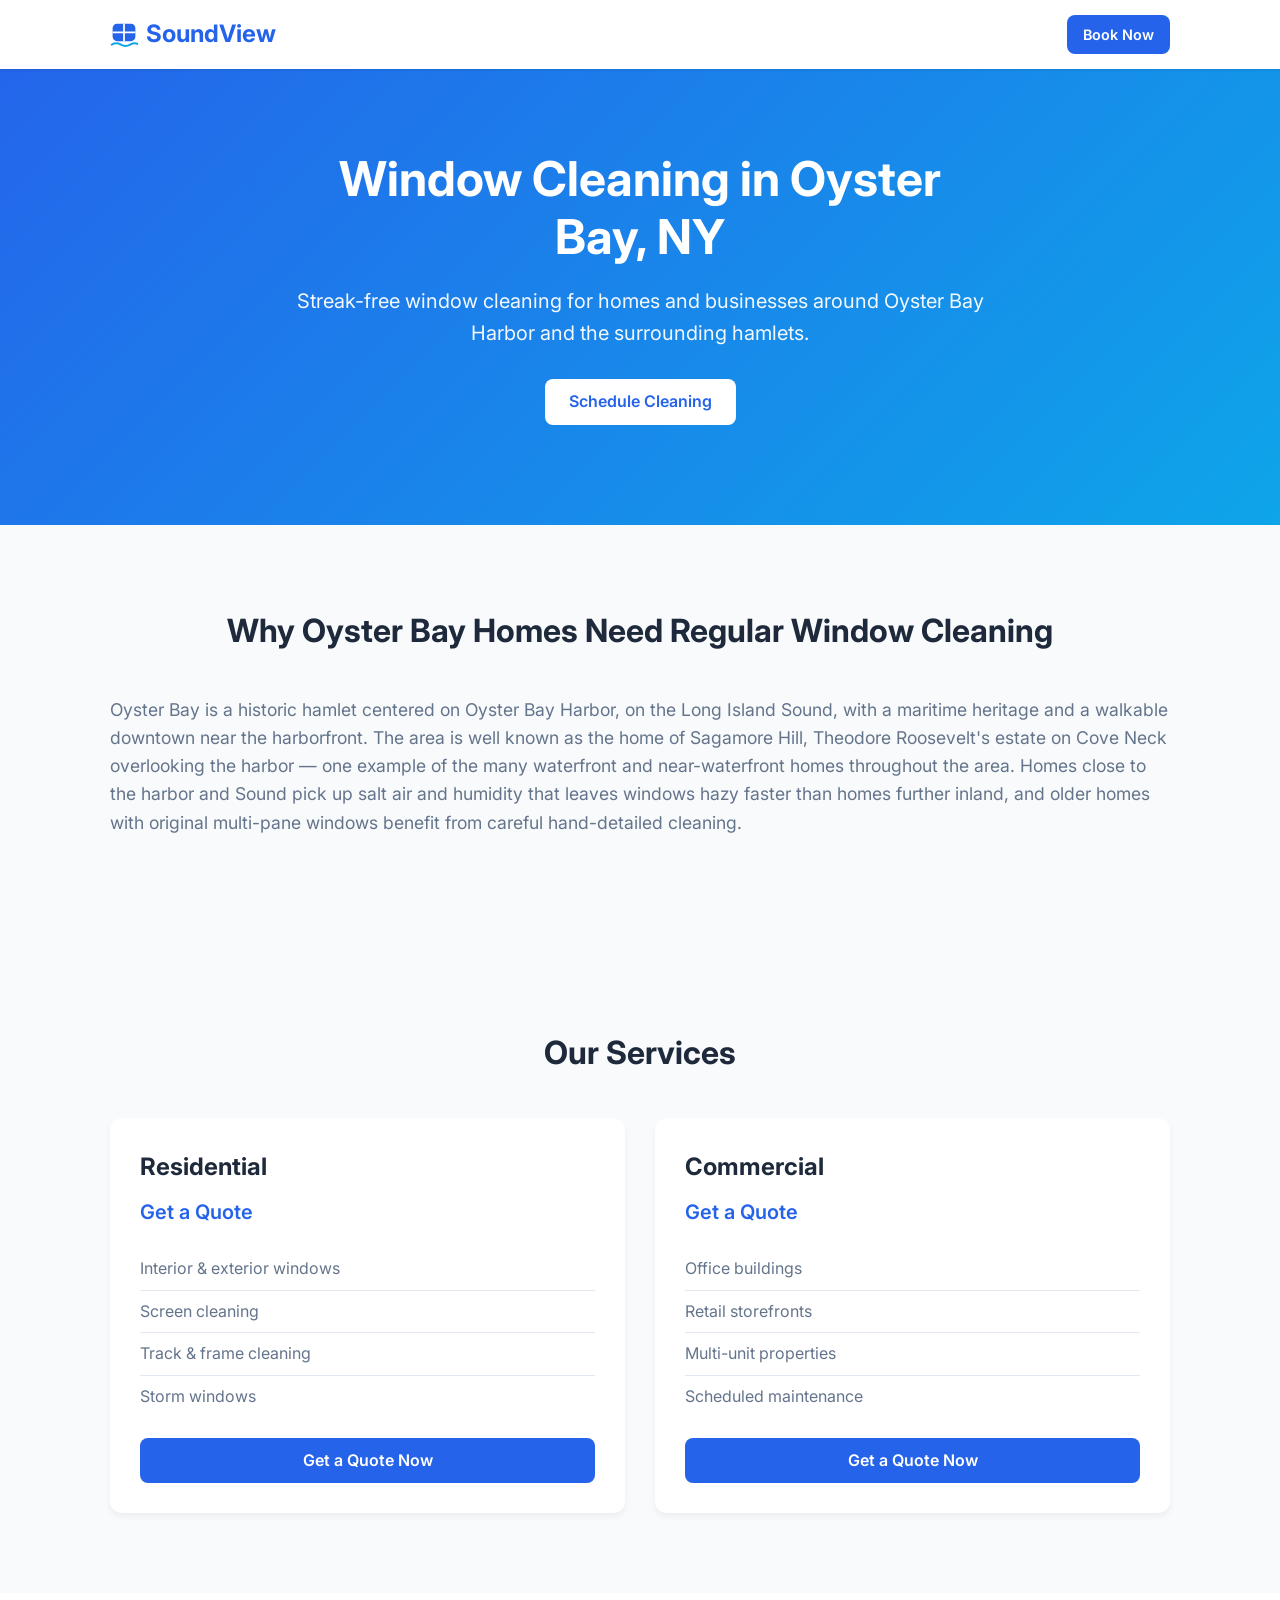
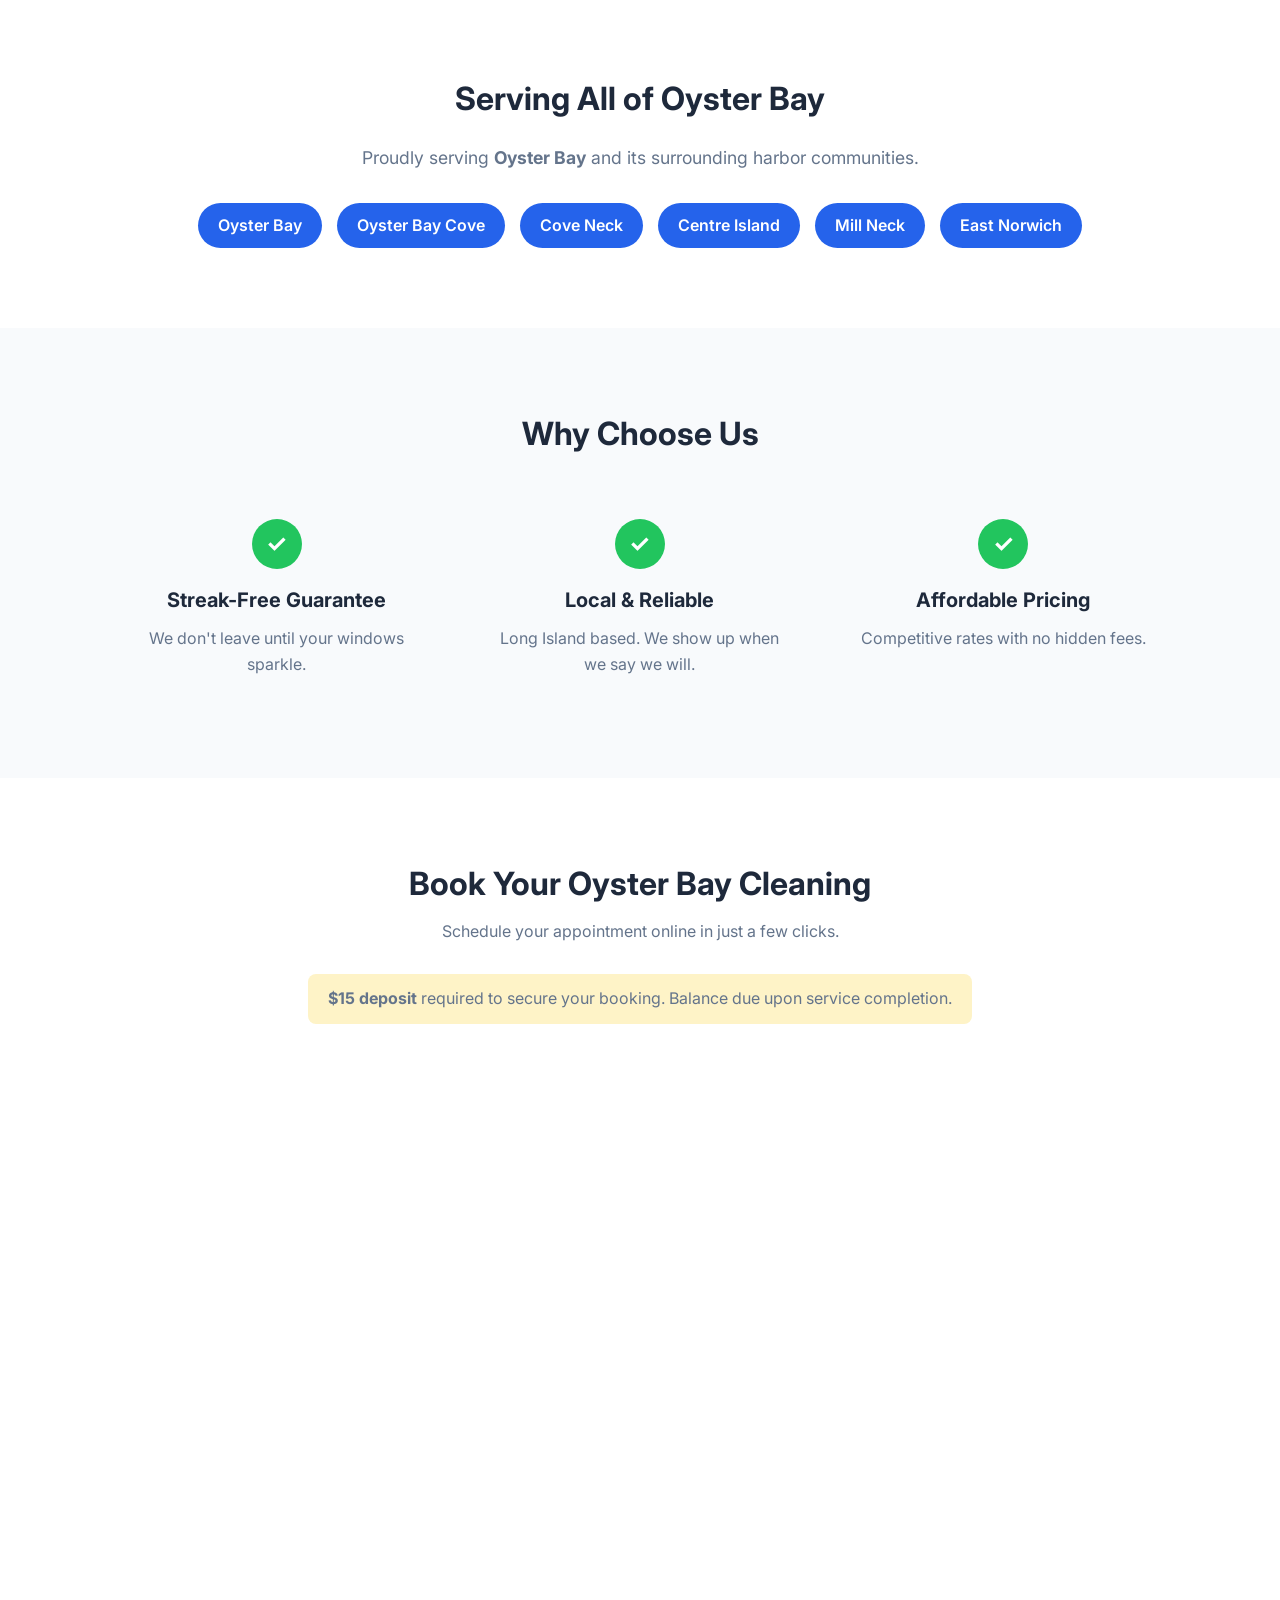
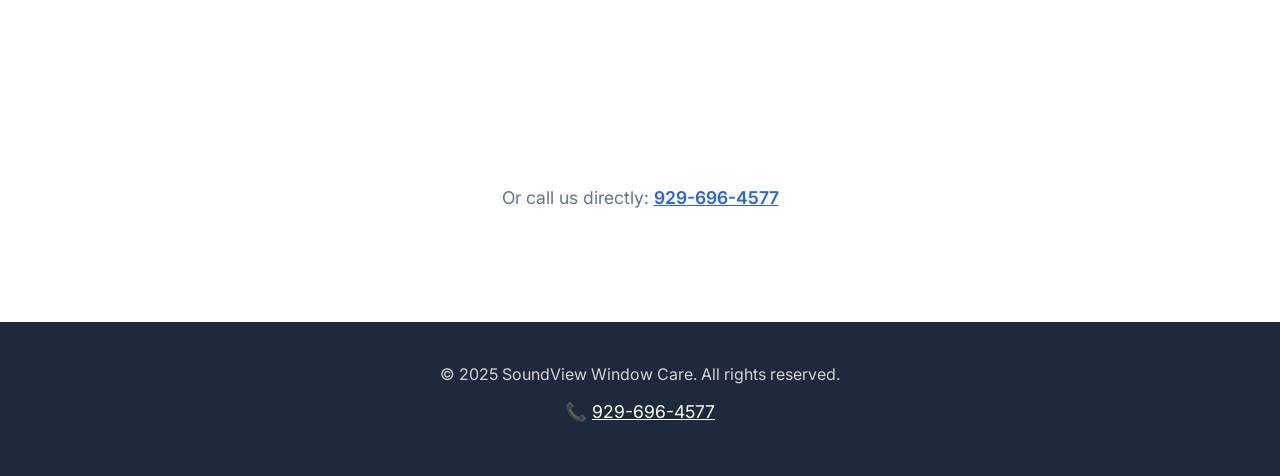
<file: oyster-bay-window-cleaning.html>
<!DOCTYPE html>
<html lang="en">
<head>
    <meta charset="UTF-8">
    <meta name="viewport" content="width=device-width, initial-scale=1.0">
    <title>Window Cleaning in Oyster Bay, NY | SoundView Window Care</title>
    <meta name="description" content="Professional window cleaning for Oyster Bay, NY homes and businesses. Streak-free results for harborfront and historic estate homes. Book online today!">
    <link rel="icon" type="image/svg+xml" href="favicon.svg">
    <link rel="stylesheet" href="styles.css">
    <link rel="preconnect" href="https://fonts.googleapis.com">
    <link rel="preconnect" href="https://fonts.gstatic.com" crossorigin>
    <link href="https://fonts.googleapis.com/css2?family=Inter:wght@400;600;700&display=swap" rel="stylesheet">
</head>
<body>
    <header>
        <nav>
            <div class="logo"><svg width="28" height="28" viewBox="0 0 32 32" fill="none" xmlns="http://www.w3.org/2000/svg" aria-hidden="true"><rect x="3" y="3" width="26" height="20" rx="5" fill="#2563eb"/><rect x="15" y="3" width="2" height="20" fill="#ffffff"/><rect x="3" y="12" width="26" height="2" fill="#ffffff"/><path d="M2 27c3.5-2 7-2 10.5 0s7 2 10.5 0 7-2 10.5 0" stroke="#0ea5e9" stroke-width="2.2" stroke-linecap="round" fill="none"/></svg>SoundView</div>
            <a href="#book" class="btn btn-small">Book Now</a>
        </nav>
    </header>

    <section class="hero">
        <div class="hero-content">
            <h1>Window Cleaning in Oyster Bay, NY</h1>
            <p>Streak-free window cleaning for homes and businesses around Oyster Bay Harbor and the surrounding hamlets.</p>
            <a href="#book" class="btn btn-primary">Schedule Cleaning</a>
        </div>
    </section>

    <section class="services">
        <div class="container">
            <h2>Why Oyster Bay Homes Need Regular Window Cleaning</h2>
            <p class="area-text">Oyster Bay is a historic hamlet centered on Oyster Bay Harbor, on the Long Island Sound, with a maritime heritage and a walkable downtown near the harborfront. The area is well known as the home of Sagamore Hill, Theodore Roosevelt's estate on Cove Neck overlooking the harbor — one example of the many waterfront and near-waterfront homes throughout the area. Homes close to the harbor and Sound pick up salt air and humidity that leaves windows hazy faster than homes further inland, and older homes with original multi-pane windows benefit from careful hand-detailed cleaning.</p>
        </div>
    </section>

    <section class="services">
        <div class="container">
            <h2>Our Services</h2>
            <div class="service-grid">
                <div class="service-card">
                    <h3>Residential</h3>
                    <p class="price">Get a Quote</p>
                    <ul>
                        <li>Interior & exterior windows</li>
                        <li>Screen cleaning</li>
                        <li>Track & frame cleaning</li>
                        <li>Storm windows</li>
                    </ul>
                    <a href="index.html#quote" class="btn btn-primary">Get a Quote Now</a>
                </div>
                <div class="service-card">
                    <h3>Commercial</h3>
                    <p class="price">Get a Quote</p>
                    <ul>
                        <li>Office buildings</li>
                        <li>Retail storefronts</li>
                        <li>Multi-unit properties</li>
                        <li>Scheduled maintenance</li>
                    </ul>
                    <a href="index.html#quote" class="btn btn-primary">Get a Quote Now</a>
                </div>
            </div>
        </div>
    </section>

    <section class="areas">
        <div class="container">
            <h2>Serving All of Oyster Bay</h2>
            <p class="area-text">Proudly serving <strong>Oyster Bay</strong> and its surrounding harbor communities.</p>
            <div class="areas-list">
                <span>Oyster Bay</span>
                <span>Oyster Bay Cove</span>
                <span>Cove Neck</span>
                <span>Centre Island</span>
                <span>Mill Neck</span>
                <span>East Norwich</span>
            </div>
        </div>
    </section>

    <section class="why-us">
        <div class="container">
            <h2>Why Choose Us</h2>
            <div class="features">
                <div class="feature">
                    <div class="feature-icon">✓</div>
                    <h3>Streak-Free Guarantee</h3>
                    <p>We don't leave until your windows sparkle.</p>
                </div>
                <div class="feature">
                    <div class="feature-icon">✓</div>
                    <h3>Local & Reliable</h3>
                    <p>Long Island based. We show up when we say we will.</p>
                </div>
                <div class="feature">
                    <div class="feature-icon">✓</div>
                    <h3>Affordable Pricing</h3>
                    <p>Competitive rates with no hidden fees.</p>
                </div>
            </div>
        </div>
    </section>

    <section id="book" class="booking">
        <div class="container">
            <h2>Book Your Oyster Bay Cleaning</h2>
            <p>Schedule your appointment online in just a few clicks.</p>
            <p class="booking-note"><strong>$15 deposit</strong> required to secure your booking. Balance due upon service completion.</p>
            <div class="calendly-embed">
                <!-- Calendly inline widget begin -->
                <div class="calendly-inline-widget" data-url="https://calendly.com/jonclaudferreira/window-cleaning-clone" style="min-width:320px;height:700px;"></div>
                <script type="text/javascript" src="https://assets.calendly.com/assets/external/widget.js" async></script>
                <!-- Calendly inline widget end -->
            </div>
            <p class="alt-booking">Or call us directly: <a href="tel:9296964577">929-696-4577</a></p>
        </div>
    </section>

    <footer>
        <div class="container">
            <p>&copy; 2025 SoundView Window Care. All rights reserved.</p>
            <p class="contact">📞 <a href="tel:9296964577">929-696-4577</a></p>
        </div>
    </footer>
</body>
</html>
</file>
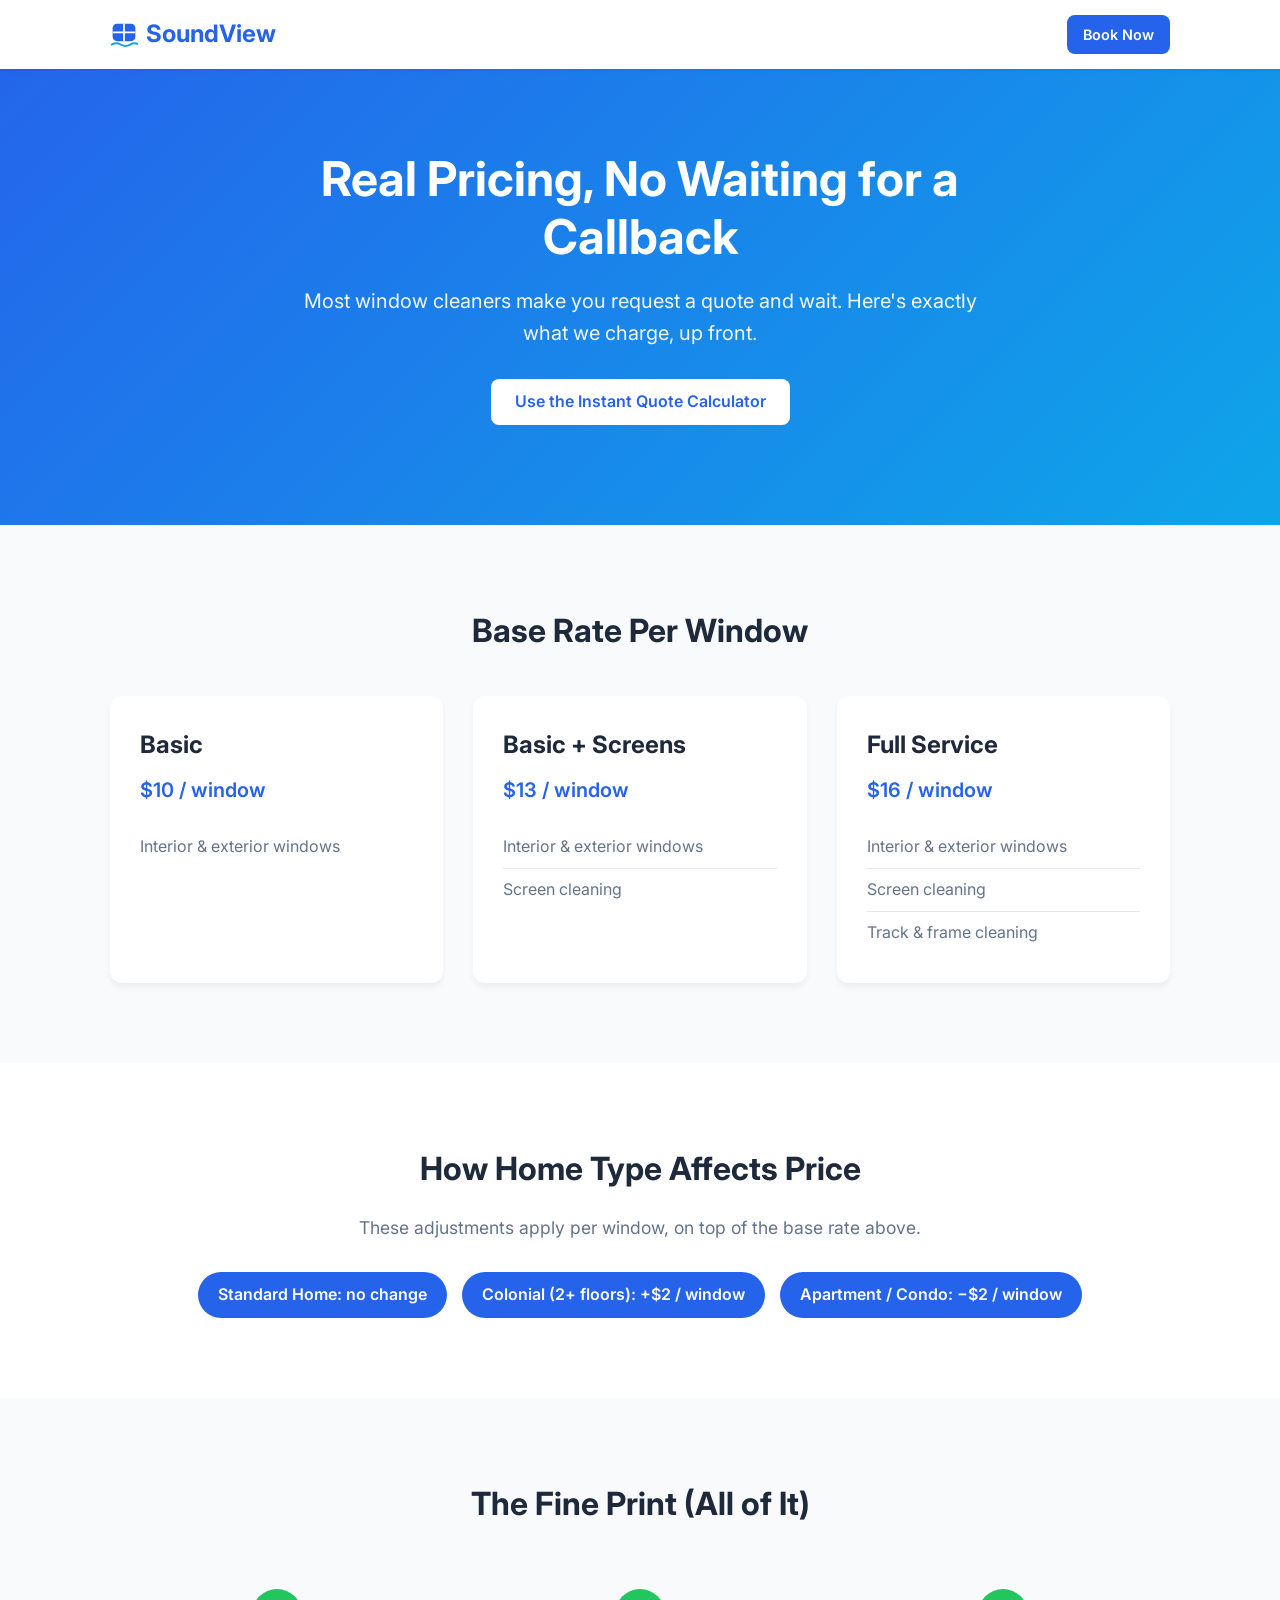
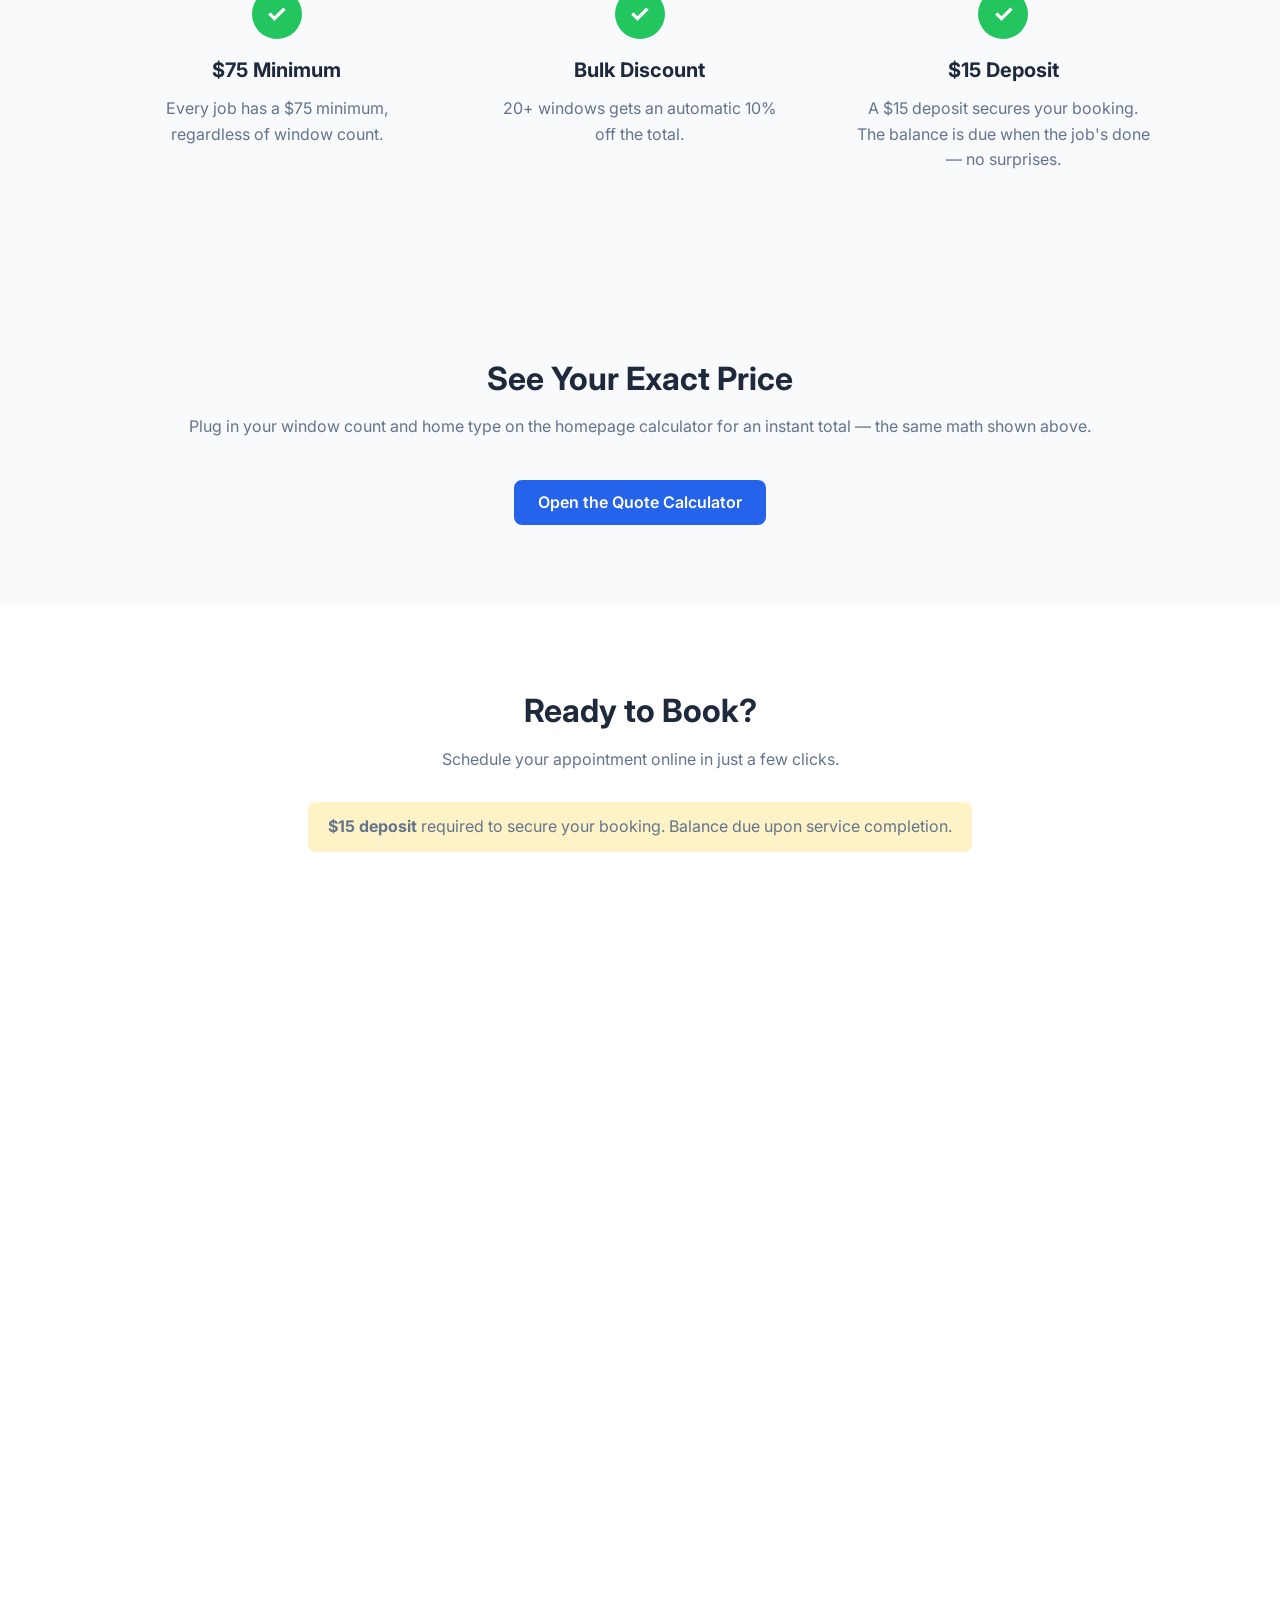
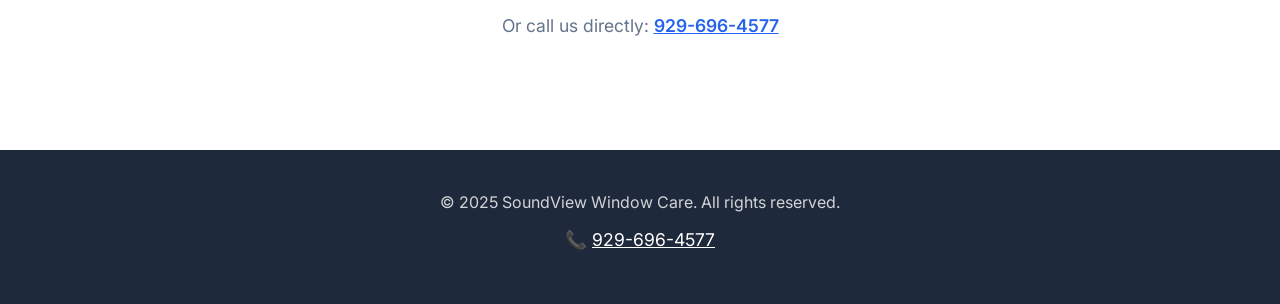
<file: pricing.html>
<!DOCTYPE html>
<html lang="en">
<head>
    <meta charset="UTF-8">
    <meta name="viewport" content="width=device-width, initial-scale=1.0">
    <title>Window Cleaning Pricing | SoundView Window Care</title>
    <meta name="description" content="Transparent, published window cleaning rates for Nassau & Suffolk County. No hidden fees, no waiting for a callback — see real pricing now.">
    <link rel="icon" type="image/svg+xml" href="favicon.svg">
    <link rel="stylesheet" href="styles.css">
    <link rel="preconnect" href="https://fonts.googleapis.com">
    <link rel="preconnect" href="https://fonts.gstatic.com" crossorigin>
    <link href="https://fonts.googleapis.com/css2?family=Inter:wght@400;600;700&display=swap" rel="stylesheet">
</head>
<body>
    <header>
        <nav>
            <div class="logo"><svg width="28" height="28" viewBox="0 0 32 32" fill="none" xmlns="http://www.w3.org/2000/svg" aria-hidden="true"><rect x="3" y="3" width="26" height="20" rx="5" fill="#2563eb"/><rect x="15" y="3" width="2" height="20" fill="#ffffff"/><rect x="3" y="12" width="26" height="2" fill="#ffffff"/><path d="M2 27c3.5-2 7-2 10.5 0s7 2 10.5 0 7-2 10.5 0" stroke="#0ea5e9" stroke-width="2.2" stroke-linecap="round" fill="none"/></svg>SoundView</div>
            <a href="index.html#book" class="btn btn-small">Book Now</a>
        </nav>
    </header>

    <section class="hero">
        <div class="hero-content">
            <h1>Real Pricing, No Waiting for a Callback</h1>
            <p>Most window cleaners make you request a quote and wait. Here's exactly what we charge, up front.</p>
            <a href="index.html#quote" class="btn btn-primary">Use the Instant Quote Calculator</a>
        </div>
    </section>

    <section class="services">
        <div class="container">
            <h2>Base Rate Per Window</h2>
            <div class="service-grid">
                <div class="service-card">
                    <h3>Basic</h3>
                    <p class="price">$10 / window</p>
                    <ul>
                        <li>Interior & exterior windows</li>
                    </ul>
                </div>
                <div class="service-card">
                    <h3>Basic + Screens</h3>
                    <p class="price">$13 / window</p>
                    <ul>
                        <li>Interior & exterior windows</li>
                        <li>Screen cleaning</li>
                    </ul>
                </div>
                <div class="service-card">
                    <h3>Full Service</h3>
                    <p class="price">$16 / window</p>
                    <ul>
                        <li>Interior & exterior windows</li>
                        <li>Screen cleaning</li>
                        <li>Track & frame cleaning</li>
                    </ul>
                </div>
            </div>
        </div>
    </section>

    <section class="areas">
        <div class="container">
            <h2>How Home Type Affects Price</h2>
            <p class="area-text">These adjustments apply per window, on top of the base rate above.</p>
            <div class="areas-list">
                <span>Standard Home: no change</span>
                <span>Colonial (2+ floors): +$2 / window</span>
                <span>Apartment / Condo: −$2 / window</span>
            </div>
        </div>
    </section>

    <section class="why-us">
        <div class="container">
            <h2>The Fine Print (All of It)</h2>
            <div class="features">
                <div class="feature">
                    <div class="feature-icon">✓</div>
                    <h3>$75 Minimum</h3>
                    <p>Every job has a $75 minimum, regardless of window count.</p>
                </div>
                <div class="feature">
                    <div class="feature-icon">✓</div>
                    <h3>Bulk Discount</h3>
                    <p>20+ windows gets an automatic 10% off the total.</p>
                </div>
                <div class="feature">
                    <div class="feature-icon">✓</div>
                    <h3>$15 Deposit</h3>
                    <p>A $15 deposit secures your booking. The balance is due when the job's done — no surprises.</p>
                </div>
            </div>
        </div>
    </section>

    <section class="quote">
        <div class="container">
            <h2>See Your Exact Price</h2>
            <p>Plug in your window count and home type on the homepage calculator for an instant total — the same math shown above.</p>
            <div style="text-align:center;">
                <a href="index.html#quote" class="btn btn-primary">Open the Quote Calculator</a>
            </div>
        </div>
    </section>

    <section id="book" class="booking">
        <div class="container">
            <h2>Ready to Book?</h2>
            <p>Schedule your appointment online in just a few clicks.</p>
            <p class="booking-note"><strong>$15 deposit</strong> required to secure your booking. Balance due upon service completion.</p>
            <div class="calendly-embed">
                <!-- Calendly inline widget begin -->
                <div class="calendly-inline-widget" data-url="https://calendly.com/jonclaudferreira/window-cleaning-clone" style="min-width:320px;height:700px;"></div>
                <script type="text/javascript" src="https://assets.calendly.com/assets/external/widget.js" async></script>
                <!-- Calendly inline widget end -->
            </div>
            <p class="alt-booking">Or call us directly: <a href="tel:9296964577">929-696-4577</a></p>
        </div>
    </section>

    <footer>
        <div class="container">
            <p>&copy; 2025 SoundView Window Care. All rights reserved.</p>
            <p class="contact">📞 <a href="tel:9296964577">929-696-4577</a></p>
        </div>
    </footer>
</body>
</html>
</file>
<file: styles.css>
* {
    margin: 0;
    padding: 0;
    box-sizing: border-box;
}

:root {
    --primary: #2563eb;
    --primary-dark: #1d4ed8;
    --secondary: #0ea5e9;
    --dark: #1e293b;
    --light: #f8fafc;
    --white: #ffffff;
    --gray: #64748b;
    --success: #22c55e;
}

body {
    font-family: 'Inter', -apple-system, BlinkMacSystemFont, sans-serif;
    line-height: 1.6;
    color: var(--dark);
    background: var(--white);
}

.container {
    max-width: 1100px;
    margin: 0 auto;
    padding: 0 20px;
}

/* Header */
header {
    background: var(--white);
    box-shadow: 0 1px 3px rgba(0,0,0,0.1);
    position: fixed;
    width: 100%;
    top: 0;
    z-index: 100;
}

nav {
    max-width: 1100px;
    margin: 0 auto;
    padding: 15px 20px;
    display: flex;
    justify-content: space-between;
    align-items: center;
}

.logo {
    display: flex;
    align-items: center;
    gap: 8px;
    font-size: 1.5rem;
    font-weight: 700;
    color: var(--primary);
}

.btn {
    display: inline-block;
    padding: 10px 24px;
    border-radius: 8px;
    text-decoration: none;
    font-weight: 600;
    transition: all 0.2s;
    border: none;
    cursor: pointer;
}

.btn-primary {
    background: var(--primary);
    color: var(--white);
}

.btn-primary:hover {
    background: var(--primary-dark);
    transform: translateY(-1px);
}

.btn-small {
    background: var(--primary);
    color: var(--white);
    padding: 8px 16px;
    font-size: 0.9rem;
}

/* Hero */
.hero {
    background: linear-gradient(135deg, var(--primary) 0%, var(--secondary) 100%);
    padding: 150px 20px 100px;
    text-align: center;
    color: var(--white);
}

.hero-content {
    max-width: 700px;
    margin: 0 auto;
}

.hero h1 {
    font-size: 3rem;
    font-weight: 700;
    margin-bottom: 20px;
    line-height: 1.2;
}

.hero p {
    font-size: 1.25rem;
    opacity: 0.95;
    margin-bottom: 30px;
}

.hero .btn-primary {
    background: var(--white);
    color: var(--primary);
}

.hero .btn-primary:hover {
    background: var(--light);
    transform: translateY(-1px);
}

/* Services */
.services {
    padding: 80px 20px;
    background: var(--light);
}

.services h2 {
    text-align: center;
    font-size: 2rem;
    margin-bottom: 40px;
    color: var(--dark);
}

.service-grid {
    display: grid;
    grid-template-columns: repeat(auto-fit, minmax(300px, 1fr));
    gap: 30px;
}

.service-card {
    background: var(--white);
    padding: 30px;
    border-radius: 12px;
    box-shadow: 0 4px 6px rgba(0,0,0,0.05);
}

.service-card h3 {
    font-size: 1.5rem;
    margin-bottom: 10px;
    color: var(--dark);
}

.service-card .price {
    font-size: 1.25rem;
    color: var(--primary);
    font-weight: 600;
    margin-bottom: 20px;
}

.service-card ul {
    list-style: none;
}

.service-card ul li {
    padding: 8px 0;
    border-bottom: 1px solid #e2e8f0;
    color: var(--gray);
}

.service-card ul li:last-child {
    border-bottom: none;
}

.service-card .btn {
    display: block;
    text-align: center;
    margin-top: 20px;
}

/* Areas */
.areas {
    padding: 80px 20px;
    text-align: center;
}

.areas h2 {
    font-size: 2rem;
    margin-bottom: 20px;
}

.area-text {
    font-size: 1.1rem;
    color: var(--gray);
    margin-bottom: 30px;
}

.areas-list {
    display: flex;
    justify-content: center;
    gap: 15px;
    flex-wrap: wrap;
}

.areas-list span {
    background: var(--primary);
    color: var(--white);
    padding: 10px 20px;
    border-radius: 25px;
    font-weight: 600;
}

/* Why Us */
.why-us {
    padding: 80px 20px;
    background: var(--light);
}

.why-us h2 {
    text-align: center;
    font-size: 2rem;
    margin-bottom: 40px;
}

.features {
    display: grid;
    grid-template-columns: repeat(auto-fit, minmax(250px, 1fr));
    gap: 30px;
}

.feature {
    text-align: center;
    padding: 20px;
}

.feature-icon {
    width: 50px;
    height: 50px;
    background: var(--success);
    color: var(--white);
    border-radius: 50%;
    display: flex;
    align-items: center;
    justify-content: center;
    font-size: 1.5rem;
    font-weight: 700;
    margin: 0 auto 15px;
}

.feature h3 {
    font-size: 1.25rem;
    margin-bottom: 10px;
}

.feature p {
    color: var(--gray);
}

/* Booking */
.booking {
    padding: 80px 20px;
    text-align: center;
}

.booking h2 {
    font-size: 2rem;
    margin-bottom: 10px;
}

.booking > .container > p {
    color: var(--gray);
    margin-bottom: 30px;
}

.calendly-embed {
    max-width: 100%;
    margin: 0 auto 30px;
}

.alt-booking {
    font-size: 1.1rem;
}

.alt-booking a {
    color: var(--primary);
    font-weight: 600;
}

/* Quote Section */
.quote {
    padding: 80px 20px;
    background: var(--light);
}

.quote h2 {
    text-align: center;
    font-size: 2rem;
    margin-bottom: 10px;
}

.quote > .container > p {
    text-align: center;
    color: var(--gray);
    margin-bottom: 40px;
}

.quote-form {
    max-width: 500px;
    margin: 0 auto;
    background: var(--white);
    padding: 30px;
    border-radius: 12px;
    box-shadow: 0 4px 6px rgba(0,0,0,0.05);
}

.form-group {
    margin-bottom: 20px;
}

.form-group label {
    display: block;
    font-weight: 600;
    margin-bottom: 8px;
    color: var(--dark);
}

.form-group input,
.form-group select {
    width: 100%;
    padding: 12px;
    border: 1px solid #e2e8f0;
    border-radius: 8px;
    font-size: 1rem;
    font-family: inherit;
}

.form-group input:focus,
.form-group select:focus {
    outline: none;
    border-color: var(--primary);
    box-shadow: 0 0 0 3px rgba(37, 99, 235, 0.1);
}

.quote-form .btn {
    width: 100%;
    padding: 14px;
    font-size: 1.1rem;
    margin-top: 10px;
}

.quote-result {
    margin-top: 30px;
    padding: 20px;
    background: #dcfce7;
    border-radius: 8px;
    text-align: center;
}

.quote-result h3 {
    color: #166534;
    font-size: 1.5rem;
    margin-bottom: 10px;
}

.quote-result p {
    color: #166534;
    margin-bottom: 15px;
}

.booking-note {
    background: #fef3c7;
    color: #92400e;
    padding: 12px 20px;
    border-radius: 8px;
    display: inline-block;
    margin-bottom: 20px;
    font-size: 1rem;
}

/* Footer */
footer {
    background: var(--dark);
    color: var(--white);
    padding: 40px 20px;
    text-align: center;
}

footer p {
    opacity: 0.8;
    margin-bottom: 10px;
}

footer .contact {
    font-size: 1.1rem;
    opacity: 1;
}

footer a {
    color: var(--white);
}

/* Responsive */
@media (max-width: 768px) {
    .hero h1 {
        font-size: 2rem;
    }
    
    .hero p {
        font-size: 1rem;
    }
    
    .service-grid {
        grid-template-columns: 1fr;
    }
}
</file>
